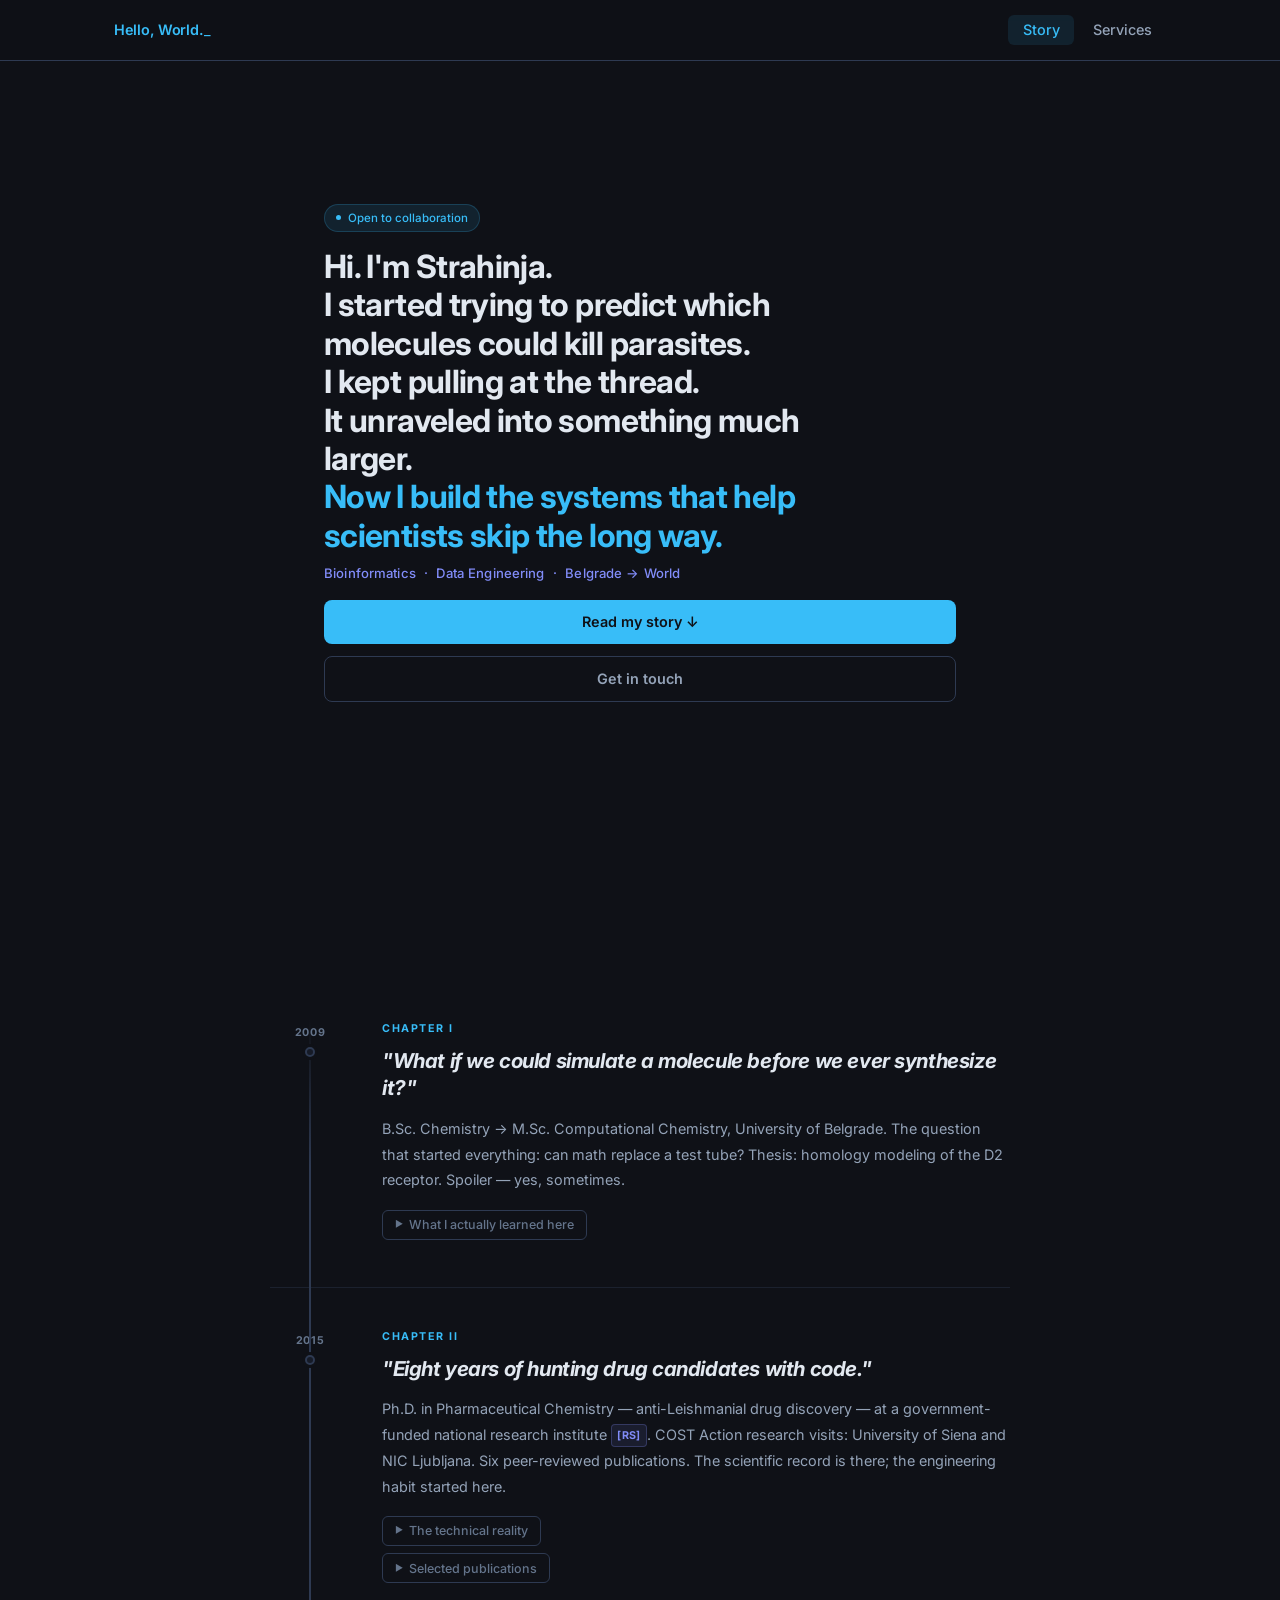
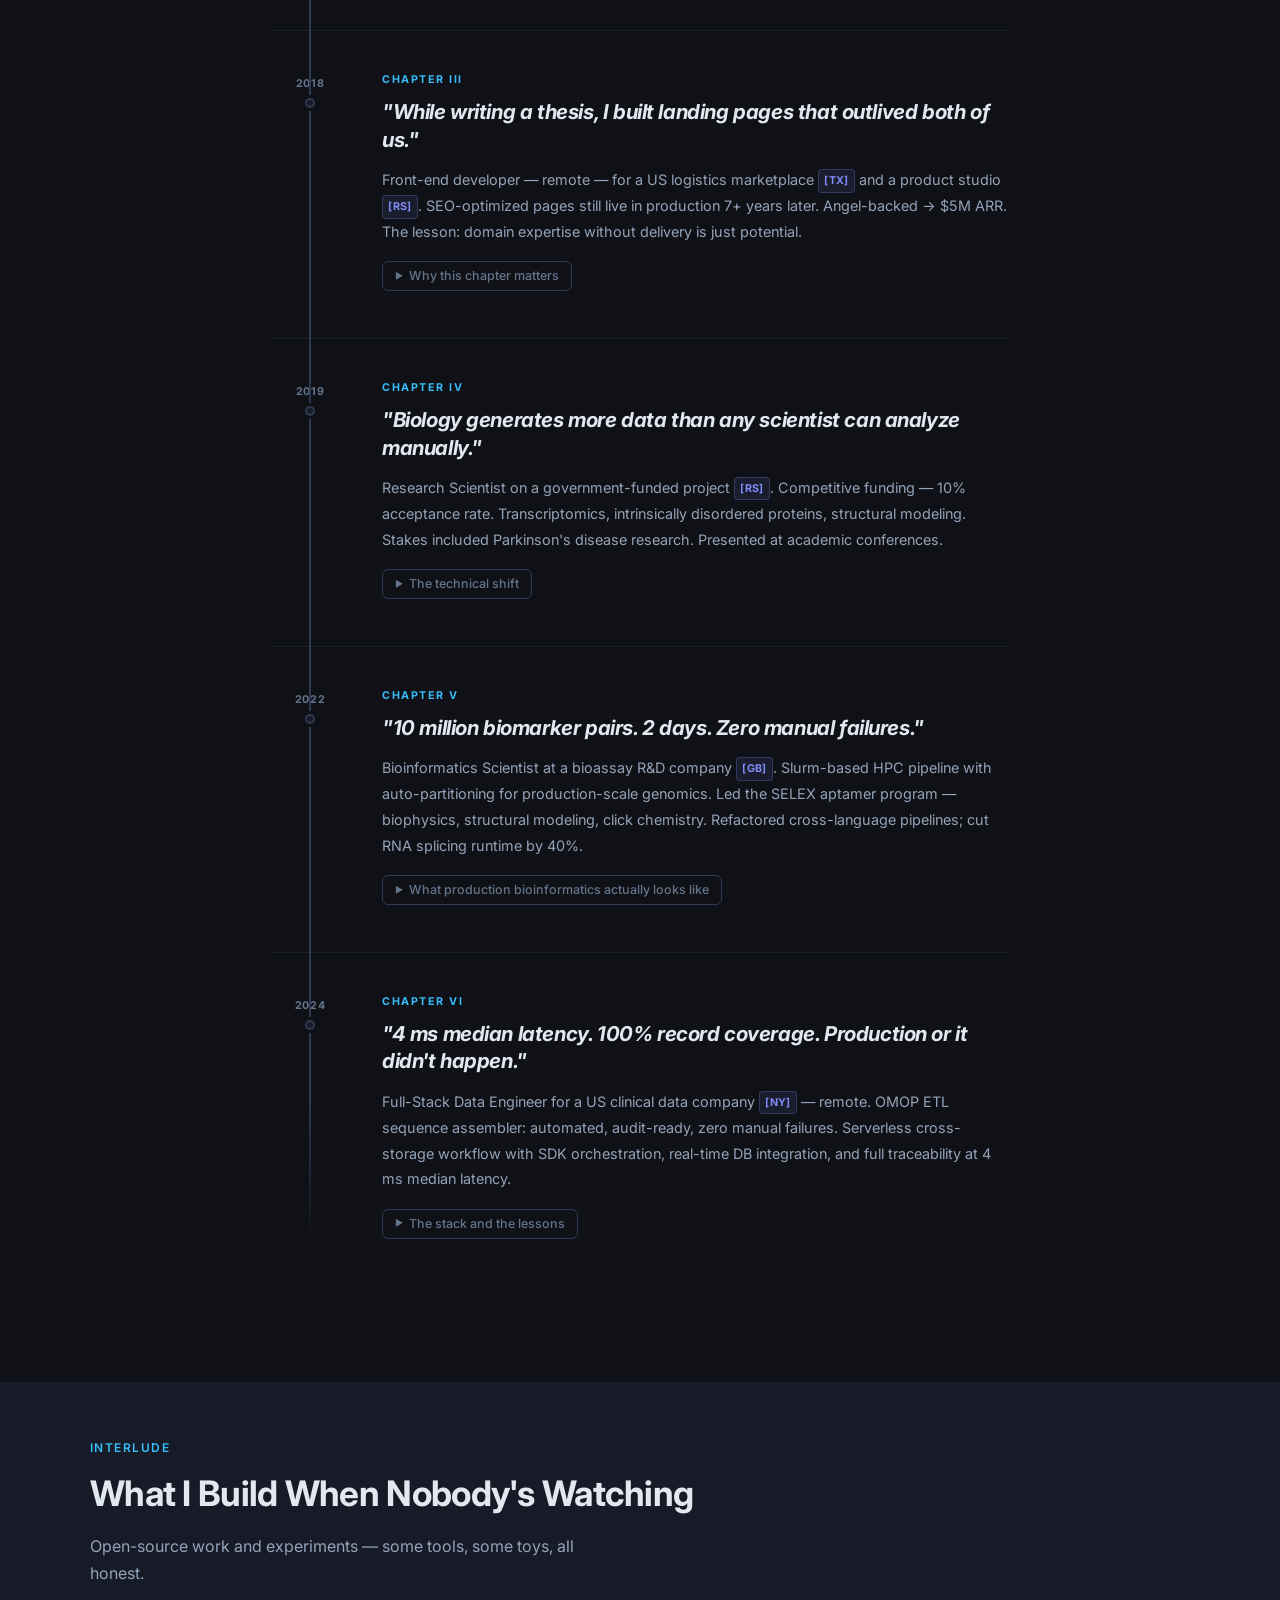
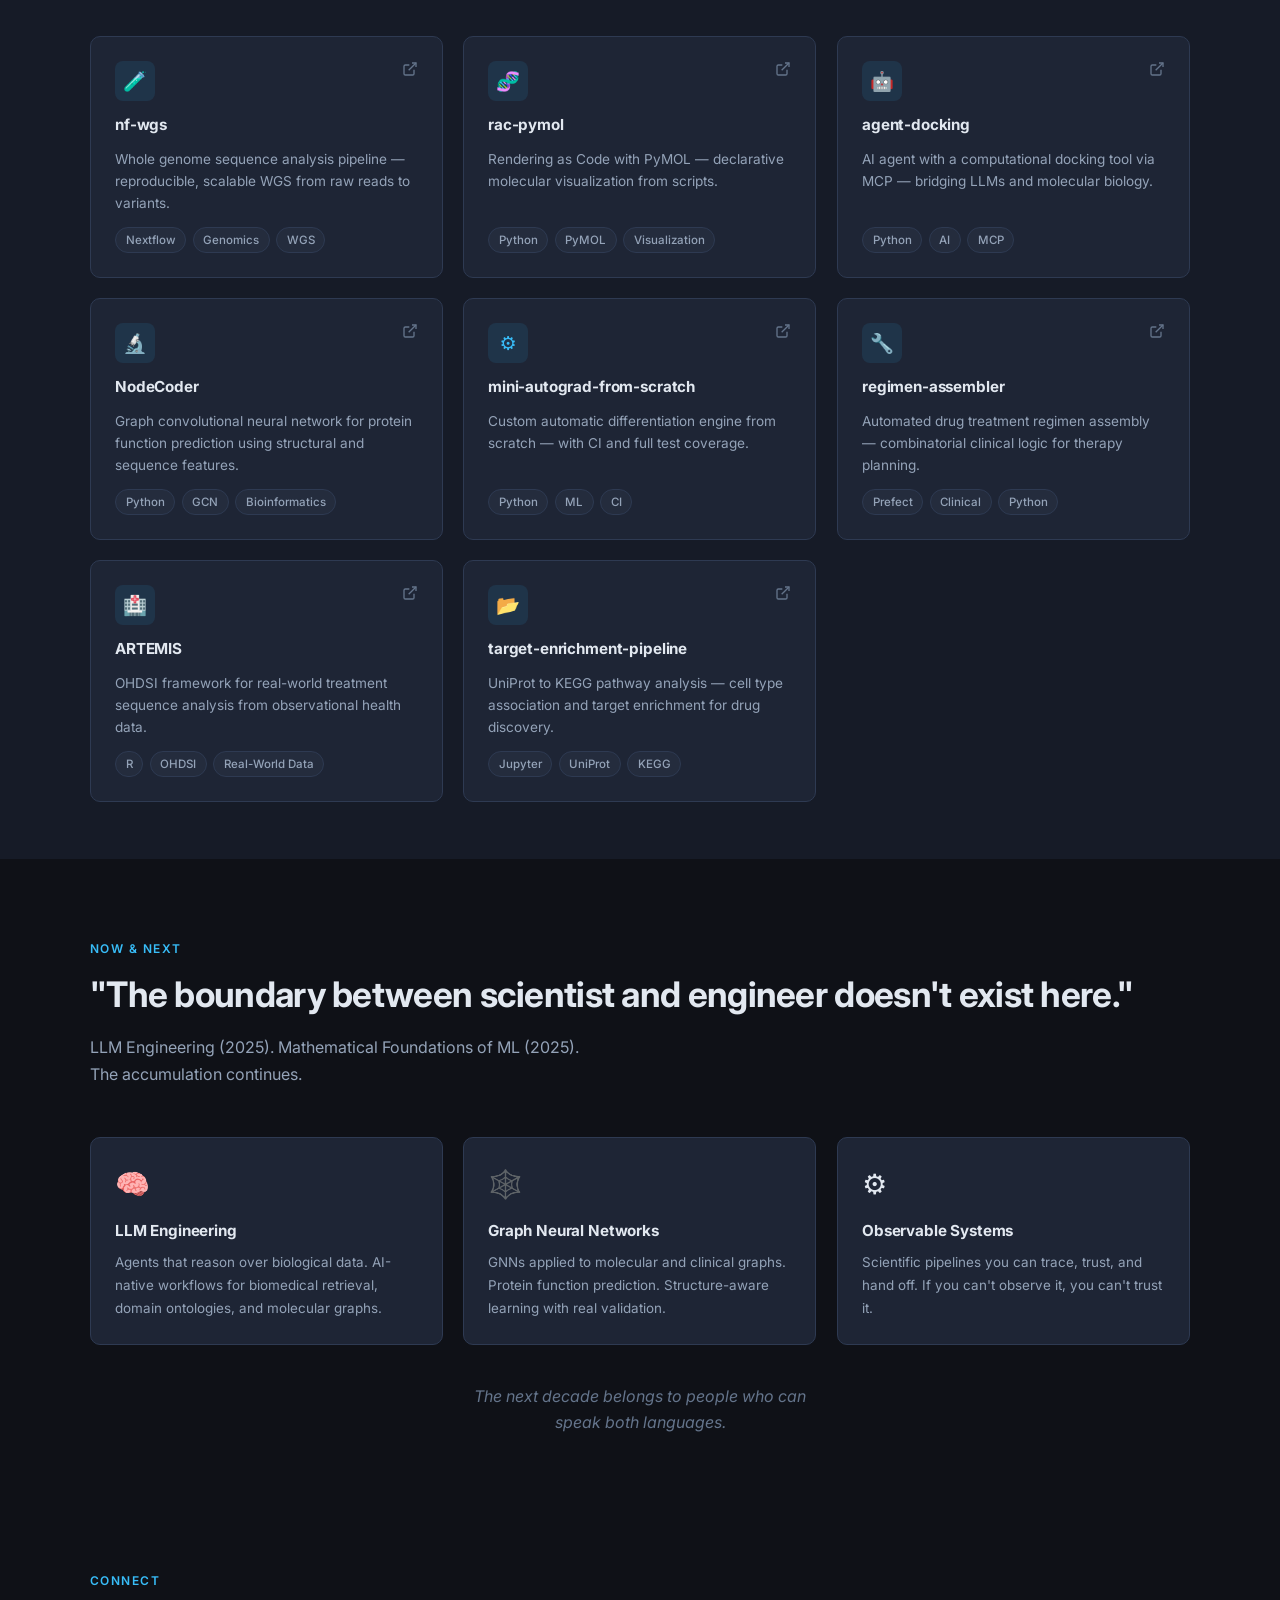
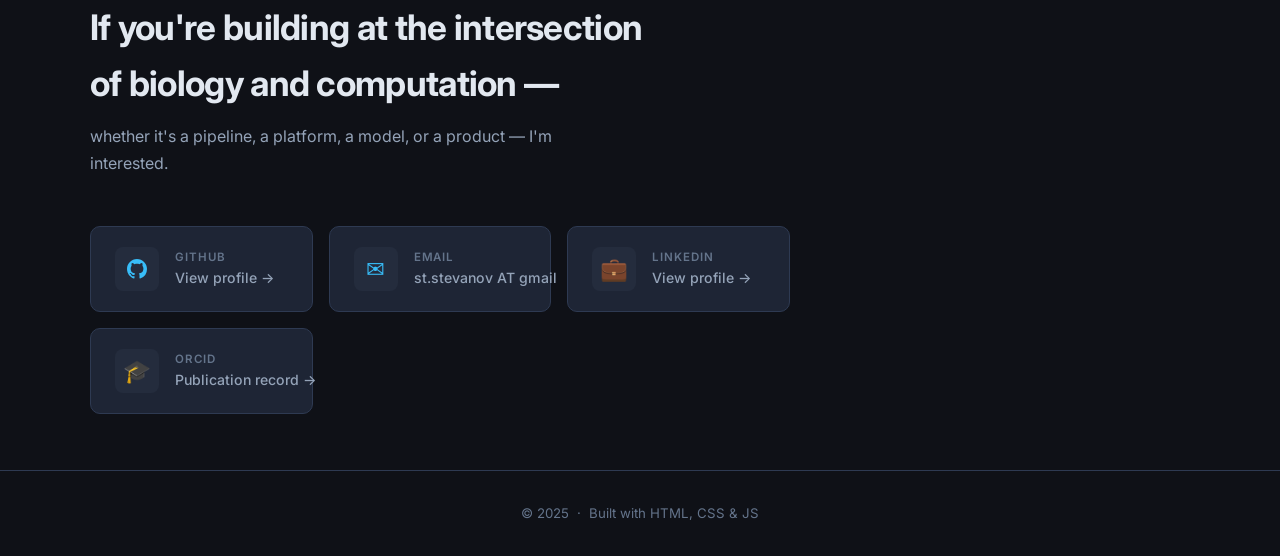
<file: index.html>
<!DOCTYPE html>
<html lang="en">
<head>
  <meta charset="UTF-8" />
  <meta name="viewport" content="width=device-width, initial-scale=1.0" />
  <title>Strahinja Stevanović</title>
  <link rel="preconnect" href="https://fonts.googleapis.com" />
  <link rel="preconnect" href="https://fonts.gstatic.com" crossorigin />
  <link href="https://fonts.googleapis.com/css2?family=Inter:wght@400;500;600;700;800&display=swap" rel="stylesheet" />
  <link rel="stylesheet" href="style.css" />
</head>
<body>
  <nav>
    <div class="nav-inner">
      <a href="index.html" class="nav-logo"><span id="navGreet">Hello, World.</span><span class="nav-cursor">_</span></a>
      <ul class="nav-links">
        <li><a href="index.html" class="active">Story</a></li>
        <li><a href="services.html">Services</a></li>
      </ul>
    </div>
  </nav>

  <!-- Hero -->
  <section class="hero">
<div class="hero-inner">
      <div class="hero-badge">Open to collaboration</div>
      <h1 class="hero-statement">
        Hi. I'm Strahinja.<br>
        I started trying to predict which molecules could kill parasites.<br>
        I kept pulling at the thread.<br>
        It unraveled into something much larger.<br>
        <em>Now I build the systems that help scientists skip the long way.</em>
      </h1>
      <p class="hero-title">Bioinformatics &nbsp;&middot;&nbsp; Data Engineering &nbsp;&middot;&nbsp; Belgrade &rarr; World</p>
      <div class="hero-actions">
        <a href="#story" class="btn btn-primary">Read my story &darr;</a>
        <a href="#contact" class="btn btn-outline">Get in touch</a>
      </div>
    </div>
  </section>

  <!-- Story Timeline -->
  <section class="story-section" id="story">
    <div class="story-inner">
      <div class="story-line" aria-hidden="true"></div>

      <article class="chapter" data-chapter="1">
        <div class="chapter-meta">
          <span class="chapter-year">2009</span>
          <div class="chapter-dot"></div>
        </div>
        <div class="chapter-content">
          <p class="chapter-num">Chapter I</p>
          <h2 class="chapter-headline">"What if we could simulate a molecule before we ever synthesize it?"</h2>
          <p class="chapter-body">
            B.Sc. Chemistry &rarr; M.Sc. Computational Chemistry, University of Belgrade.
            The question that started everything: can math replace a test tube?
            Thesis: homology modeling of the D2 receptor. Spoiler &mdash; yes, sometimes.
          </p>
          <button class="expand-btn" aria-expanded="false" data-panel="ch1a">
            <span class="expand-arrow">&#9658;</span> What I actually learned here
          </button>
          <div class="expand-panel" id="ch1a">
            <ul>
              <li>Quantum mechanics on a laptop. Molecular mechanics. Force fields.</li>
              <li>"In silico" is just a fancy phrase for data science with atoms.</li>
              <li>The gap between a model and a result is almost always an engineering problem.</li>
            </ul>
          </div>
        </div>
      </article>

      <article class="chapter" data-chapter="2">
        <div class="chapter-meta">
          <span class="chapter-year">2015</span>
          <div class="chapter-dot"></div>
        </div>
        <div class="chapter-content">
          <p class="chapter-num">Chapter II</p>
          <h2 class="chapter-headline">"Eight years of hunting drug candidates with code."</h2>
          <p class="chapter-body">
            Ph.D. in Pharmaceutical Chemistry &mdash; anti-Leishmanial drug discovery &mdash; at a government-funded
            national research institute <span class="meta-tag">[RS]</span>.
            COST Action research visits: University of Siena and NIC Ljubljana.
            Six peer-reviewed publications. The scientific record is there; the engineering habit started here.
          </p>
          <button class="expand-btn" aria-expanded="false" data-panel="ch2a">
            <span class="expand-arrow">&#9658;</span> The technical reality
          </button>
          <div class="expand-panel" id="ch2a">
            <ul>
              <li>Cheminformatics pipelines: QSAR, virtual screening, docking, ADMET.</li>
              <li>Structure-based drug design: enzyme modeling &rarr; hit identification &rarr; synthesis proposal.</li>
              <li>Reproducibility is not a virtue &mdash; it's infrastructure.</li>
              <li>First encounter with "scale": 100K ligand libraries don't fit in a spreadsheet.</li>
            </ul>
          </div>
          <button class="expand-btn" aria-expanded="false" data-panel="ch2b">
            <span class="expand-arrow">&#9658;</span> Selected publications
          </button>
          <div class="expand-panel" id="ch2b">
            <ul class="pubs">
              <li><em>Molecules</em> 2016 &mdash; Arginase Flavonoid Anti-Leishmanial In Silico Inhibitors</li>
              <li><em>Molecules</em> 2018 &mdash; In Silico Discovery of anti-Leishmanial Quinalidine</li>
              <li><em>Molecules</em> 2019 &mdash; Oxadiazoles &amp; Indolizines vs. Leishmania</li>
              <li><em>Mol. Biochem. Parasitol.</em> 2021 &mdash; Nicotinic AChR Virtual Screening</li>
              <li><em>IJMS</em> 2022 &mdash; LEA Proteins &amp; Desiccation Tolerance in <em>Ramonda serbica</em></li>
              <li><em>IJMS</em> 2023 &mdash; CRISPR/Cas9 Disruption of <em>Arabidopsis thaliana</em> DSS1</li>
            </ul>
          </div>
        </div>
      </article>

      <article class="chapter" data-chapter="3">
        <div class="chapter-meta">
          <span class="chapter-year">2018</span>
          <div class="chapter-dot"></div>
        </div>
        <div class="chapter-content">
          <p class="chapter-num">Chapter III</p>
          <h2 class="chapter-headline">"While writing a thesis, I built landing pages that outlived both of us."</h2>
          <p class="chapter-body">
            Front-end developer &mdash; remote &mdash; for a US logistics marketplace <span class="meta-tag">[TX]</span>
            and a product studio <span class="meta-tag">[RS]</span>.
            SEO-optimized pages still live in production 7+ years later. Angel-backed &rarr; $5M ARR.
            The lesson: domain expertise without delivery is just potential.
          </p>
          <button class="expand-btn" aria-expanded="false" data-panel="ch3a">
            <span class="expand-arrow">&#9658;</span> Why this chapter matters
          </button>
          <div class="expand-panel" id="ch3a">
            <ul>
              <li>First taste of shipping real things to real users &mdash; not academic artifacts.</li>
              <li>"It works on my machine" is not a deployment strategy.</li>
              <li>Performance, conversion, and accessibility are engineering problems, not aesthetic ones.</li>
            </ul>
          </div>
        </div>
      </article>

      <article class="chapter" data-chapter="4">
        <div class="chapter-meta">
          <span class="chapter-year">2019</span>
          <div class="chapter-dot"></div>
        </div>
        <div class="chapter-content">
          <p class="chapter-num">Chapter IV</p>
          <h2 class="chapter-headline">"Biology generates more data than any scientist can analyze manually."</h2>
          <p class="chapter-body">
            Research Scientist on a government-funded project <span class="meta-tag">[RS]</span>.
            Competitive funding &mdash; 10% acceptance rate. Transcriptomics, intrinsically disordered proteins,
            structural modeling. Stakes included Parkinson's disease research. Presented at academic conferences.
          </p>
          <button class="expand-btn" aria-expanded="false" data-panel="ch4a">
            <span class="expand-arrow">&#9658;</span> The technical shift
          </button>
          <div class="expand-panel" id="ch4a">
            <ul>
              <li>Genomics pipelines: from single-gene studies to whole-transcriptome analysis.</li>
              <li>First real encounter with bioinformatics infrastructure &mdash; reproducible environments, workflow managers.</li>
              <li><em>"When done right, biology is not the bottleneck. It's the pipeline."</em></li>
            </ul>
          </div>
        </div>
      </article>

      <article class="chapter" data-chapter="5">
        <div class="chapter-meta">
          <span class="chapter-year">2022</span>
          <div class="chapter-dot"></div>
        </div>
        <div class="chapter-content">
          <p class="chapter-num">Chapter V</p>
          <h2 class="chapter-headline">"10 million biomarker pairs. 2 days. Zero manual failures."</h2>
          <p class="chapter-body">
            Bioinformatics Scientist at a bioassay R&amp;D company <span class="meta-tag">[GB]</span>.
            Slurm-based HPC pipeline with auto-partitioning for production-scale genomics.
            Led the SELEX aptamer program &mdash; biophysics, structural modeling, click chemistry.
            Refactored cross-language pipelines; cut RNA splicing runtime by 40%.
          </p>
          <button class="expand-btn" aria-expanded="false" data-panel="ch5a">
            <span class="expand-arrow">&#9658;</span> What production bioinformatics actually looks like
          </button>
          <div class="expand-panel" id="ch5a">
            <ul>
              <li>Scheduling 10M+ jobs on a cluster is not a research problem &mdash; it's an ops problem.</li>
              <li>CI coverage in bioinformatics is not optional. It's how you trust your results.</li>
              <li>Structure-guided aptamer design: biophysics, code, and chemistry at the same table.</li>
              <li>Cross-language pipelines (R + Python + Groovy + Bash) &mdash; clarity of interface beats purity of language.</li>
            </ul>
          </div>
        </div>
      </article>

      <article class="chapter" data-chapter="6">
        <div class="chapter-meta">
          <span class="chapter-year">2024</span>
          <div class="chapter-dot"></div>
        </div>
        <div class="chapter-content">
          <p class="chapter-num">Chapter VI</p>
          <h2 class="chapter-headline">"4 ms median latency. 100% record coverage. Production or it didn't happen."</h2>
          <p class="chapter-body">
            Full-Stack Data Engineer for a US clinical data company <span class="meta-tag">[NY]</span> &mdash; remote.
            OMOP ETL sequence assembler: automated, audit-ready, zero manual failures.
            Serverless cross-storage workflow with SDK orchestration, real-time DB integration,
            and full traceability at 4 ms median latency.
          </p>
          <button class="expand-btn" aria-expanded="false" data-panel="ch6a">
            <span class="expand-arrow">&#9658;</span> The stack and the lessons
          </button>
          <div class="expand-panel" id="ch6a">
            <ul>
              <li>OMOP CDM: the standard that makes clinical data comparable across institutions.</li>
              <li>Regimen assembly: combinatorial logic + clinical constraints + auditability = genuinely hard.</li>
              <li>"Large scale" means dependency-graph complexity, not just row count.</li>
              <li>The build system is the product. If it can't be handed off, it isn't done.</li>
            </ul>
          </div>
        </div>
      </article>

    </div>
  </section>

  <!-- Interlude -->
  <section class="projects interlude" id="projects">
    <div class="section-inner">
      <p class="section-label">Interlude</p>
      <h2 class="section-title">What I Build When Nobody's Watching</h2>
      <p class="section-sub">Open-source work and experiments &mdash; some tools, some toys, all honest.</p>
      <div class="projects-grid">

        <a href="https://github.com/ststevanovic/nf-wgs" target="_blank" rel="noopener" class="project-card">
          <div class="project-card-top"><div class="project-icon">&#129514;</div>
            <svg class="project-link-icon" width="16" height="16" viewBox="0 0 24 24" fill="none" stroke="currentColor" stroke-width="2"><path d="M18 13v6a2 2 0 0 1-2 2H5a2 2 0 0 1-2-2V8a2 2 0 0 1 2-2h6"/><polyline points="15 3 21 3 21 9"/><line x1="10" y1="14" x2="21" y2="3"/></svg>
          </div>
          <div class="project-name">nf-wgs</div>
          <div class="project-desc">Whole genome sequence analysis pipeline &mdash; reproducible, scalable WGS from raw reads to variants.</div>
          <div class="project-tags"><span class="tag">Nextflow</span><span class="tag">Genomics</span><span class="tag">WGS</span></div>
        </a>

        <a href="https://github.com/ststevanovic/rac-pymol" target="_blank" rel="noopener" class="project-card">
          <div class="project-card-top"><div class="project-icon">&#129516;</div>
            <svg class="project-link-icon" width="16" height="16" viewBox="0 0 24 24" fill="none" stroke="currentColor" stroke-width="2"><path d="M18 13v6a2 2 0 0 1-2 2H5a2 2 0 0 1-2-2V8a2 2 0 0 1 2-2h6"/><polyline points="15 3 21 3 21 9"/><line x1="10" y1="14" x2="21" y2="3"/></svg>
          </div>
          <div class="project-name">rac-pymol</div>
          <div class="project-desc">Rendering as Code with PyMOL &mdash; declarative molecular visualization from scripts.</div>
          <div class="project-tags"><span class="tag">Python</span><span class="tag">PyMOL</span><span class="tag">Visualization</span></div>
        </a>

        <a href="https://github.com/ststevanovic/agent-docking" target="_blank" rel="noopener" class="project-card">
          <div class="project-card-top"><div class="project-icon">&#129302;</div>
            <svg class="project-link-icon" width="16" height="16" viewBox="0 0 24 24" fill="none" stroke="currentColor" stroke-width="2"><path d="M18 13v6a2 2 0 0 1-2 2H5a2 2 0 0 1-2-2V8a2 2 0 0 1 2-2h6"/><polyline points="15 3 21 3 21 9"/><line x1="10" y1="14" x2="21" y2="3"/></svg>
          </div>
          <div class="project-name">agent-docking</div>
          <div class="project-desc">AI agent with a computational docking tool via MCP &mdash; bridging LLMs and molecular biology.</div>
          <div class="project-tags"><span class="tag">Python</span><span class="tag">AI</span><span class="tag">MCP</span></div>
        </a>

        <a href="https://github.com/ststevanovic/NodeCoder" target="_blank" rel="noopener" class="project-card">
          <div class="project-card-top"><div class="project-icon">&#128300;</div>
            <svg class="project-link-icon" width="16" height="16" viewBox="0 0 24 24" fill="none" stroke="currentColor" stroke-width="2"><path d="M18 13v6a2 2 0 0 1-2 2H5a2 2 0 0 1-2-2V8a2 2 0 0 1 2-2h6"/><polyline points="15 3 21 3 21 9"/><line x1="10" y1="14" x2="21" y2="3"/></svg>
          </div>
          <div class="project-name">NodeCoder</div>
          <div class="project-desc">Graph convolutional neural network for protein function prediction using structural and sequence features.</div>
          <div class="project-tags"><span class="tag">Python</span><span class="tag">GCN</span><span class="tag">Bioinformatics</span></div>
        </a>

        <a href="https://github.com/ststevanovic/mini-autograd-from-scrach" target="_blank" rel="noopener" class="project-card">
          <div class="project-card-top"><div class="project-icon">&#9881;&#65039;</div>
            <svg class="project-link-icon" width="16" height="16" viewBox="0 0 24 24" fill="none" stroke="currentColor" stroke-width="2"><path d="M18 13v6a2 2 0 0 1-2 2H5a2 2 0 0 1-2-2V8a2 2 0 0 1 2-2h6"/><polyline points="15 3 21 3 21 9"/><line x1="10" y1="14" x2="21" y2="3"/></svg>
          </div>
          <div class="project-name">mini-autograd-from-scratch</div>
          <div class="project-desc">Custom automatic differentiation engine from scratch &mdash; with CI and full test coverage.</div>
          <div class="project-tags"><span class="tag">Python</span><span class="tag">ML</span><span class="tag">CI</span></div>
        </a>

        <a href="https://github.com/ststevanovic/regimen-assembler" target="_blank" rel="noopener" class="project-card">
          <div class="project-card-top"><div class="project-icon">&#128295;</div>
            <svg class="project-link-icon" width="16" height="16" viewBox="0 0 24 24" fill="none" stroke="currentColor" stroke-width="2"><path d="M18 13v6a2 2 0 0 1-2 2H5a2 2 0 0 1-2-2V8a2 2 0 0 1 2-2h6"/><polyline points="15 3 21 3 21 9"/><line x1="10" y1="14" x2="21" y2="3"/></svg>
          </div>
          <div class="project-name">regimen-assembler</div>
          <div class="project-desc">Automated drug treatment regimen assembly &mdash; combinatorial clinical logic for therapy planning.</div>
          <div class="project-tags"><span class="tag">Prefect</span><span class="tag">Clinical</span><span class="tag">Python</span></div>
        </a>

        <a href="https://github.com/OHDSI/ARTEMIS" target="_blank" rel="noopener" class="project-card">
          <div class="project-card-top"><div class="project-icon">&#127973;</div>
            <svg class="project-link-icon" width="16" height="16" viewBox="0 0 24 24" fill="none" stroke="currentColor" stroke-width="2"><path d="M18 13v6a2 2 0 0 1-2 2H5a2 2 0 0 1-2-2V8a2 2 0 0 1 2-2h6"/><polyline points="15 3 21 3 21 9"/><line x1="10" y1="14" x2="21" y2="3"/></svg>
          </div>
          <div class="project-name">ARTEMIS</div>
          <div class="project-desc">OHDSI framework for real-world treatment sequence analysis from observational health data.</div>
          <div class="project-tags"><span class="tag">R</span><span class="tag">OHDSI</span><span class="tag">Real-World Data</span></div>
        </a>

        <a href="https://github.com/ststevanovic/target-enrichment-data-pipeline" target="_blank" rel="noopener" class="project-card">
          <div class="project-card-top"><div class="project-icon">&#128194;</div>
            <svg class="project-link-icon" width="16" height="16" viewBox="0 0 24 24" fill="none" stroke="currentColor" stroke-width="2"><path d="M18 13v6a2 2 0 0 1-2 2H5a2 2 0 0 1-2-2V8a2 2 0 0 1 2-2h6"/><polyline points="15 3 21 3 21 9"/><line x1="10" y1="14" x2="21" y2="3"/></svg>
          </div>
          <div class="project-name">target-enrichment-pipeline</div>
          <div class="project-desc">UniProt to KEGG pathway analysis &mdash; cell type association and target enrichment for drug discovery.</div>
          <div class="project-tags"><span class="tag">Jupyter</span><span class="tag">UniProt</span><span class="tag">KEGG</span></div>
        </a>

      </div>
    </div>
  </section>

  <!-- Convergence -->
  <section class="convergence-section" id="now">
    <div class="section-inner">
      <p class="section-label">Now &amp; Next</p>
      <h2 class="section-title">"The boundary between scientist and engineer doesn't exist here."</h2>
      <p class="section-sub">LLM Engineering (2025). Mathematical Foundations of ML (2025). The accumulation continues.</p>
      <div class="convergence-grid">
        <div class="conv-card">
          <div class="conv-icon">&#129504;</div>
          <h3>LLM Engineering</h3>
          <p>Agents that reason over biological data. AI-native workflows for biomedical retrieval, domain ontologies, and molecular graphs.</p>
        </div>
        <div class="conv-card">
          <div class="conv-icon">&#128376;&#65039;</div>
          <h3>Graph Neural Networks</h3>
          <p>GNNs applied to molecular and clinical graphs. Protein function prediction. Structure-aware learning with real validation.</p>
        </div>
        <div class="conv-card">
          <div class="conv-icon">&#9881;&#65039;</div>
          <h3>Observable Systems</h3>
          <p>Scientific pipelines you can trace, trust, and hand off. If you can't observe it, you can't trust it.</p>
        </div>
      </div>
      <p class="convergence-closing">The next decade belongs to people who can speak both languages.</p>
    </div>
  </section>

  <!-- Contact -->
  <section class="contact" id="contact">
    <div class="section-inner">
      <p class="section-label">Connect</p>
      <h2 class="section-title">If you're building at the intersection<br>of biology and computation &mdash;</h2>
      <p class="section-sub">whether it's a pipeline, a platform, a model, or a product &mdash; I'm interested.</p>
      <div class="contact-grid">
        <a href="https://github.com/ststevanovic" target="_blank" rel="noopener" class="contact-card">
          <div class="contact-card-icon">
            <svg width="20" height="20" viewBox="0 0 24 24" fill="currentColor"><path d="M12 0C5.37 0 0 5.37 0 12c0 5.31 3.435 9.795 8.205 11.385.6.105.825-.255.825-.57 0-.285-.015-1.23-.015-2.235-3.015.555-3.795-.735-4.035-1.41-.135-.345-.72-1.41-1.23-1.695-.42-.225-1.02-.78-.015-.795.945-.015 1.62.87 1.845 1.23 1.08 1.815 2.805 1.305 3.495.99.105-.78.42-1.305.765-1.605-2.67-.3-5.46-1.335-5.46-5.925 0-1.305.465-2.385 1.23-3.225-.12-.3-.54-1.53.12-3.18 0 0 1.005-.315 3.3 1.23.96-.27 1.98-.405 3-.405s2.04.135 3 .405c2.295-1.56 3.3-1.23 3.3-1.23.66 1.65.24 2.88.12 3.18.765.84 1.23 1.905 1.23 3.225 0 4.605-2.805 5.625-5.475 5.925.435.375.81 1.095.81 2.22 0 1.605-.015 2.895-.015 3.3 0 .315.225.69.825.57A12.02 12.02 0 0 0 24 12c0-6.63-5.37-12-12-12z"/></svg>
          </div>
          <div><div class="contact-card-label">GitHub</div><div class="contact-card-value">View profile &rarr;</div></div>
        </a>
        <a href="mailto:st.stevanov@gmail.com" class="contact-card">
          <div class="contact-card-icon">&#x2709;&#xFE0F;</div>
          <div><div class="contact-card-label">Email</div><div class="contact-card-value">st.stevanov AT gmail</div></div>
        </a>
        <a href="https://linkedin.com/in/strahinjastevanovic" target="_blank" rel="noopener" class="contact-card">
          <div class="contact-card-icon">&#128188;</div>
          <div><div class="contact-card-label">LinkedIn</div><div class="contact-card-value">View profile &rarr;</div></div>
        </a>
        <a href="https://orcid.org/0000-0002-9173-985X" target="_blank" rel="noopener" class="contact-card">
          <div class="contact-card-icon">&#127891;</div>
          <div><div class="contact-card-label">ORCID</div><div class="contact-card-value">Publication record &rarr;</div></div>
        </a>
      </div>
    </div>
  </section>

  <footer>
    <p>&copy; 2025 &nbsp;&middot;&nbsp; Built with HTML, CSS &amp; JS</p>
  </footer>

  <script src="main.js"></script>
</body>
</html>
</file>
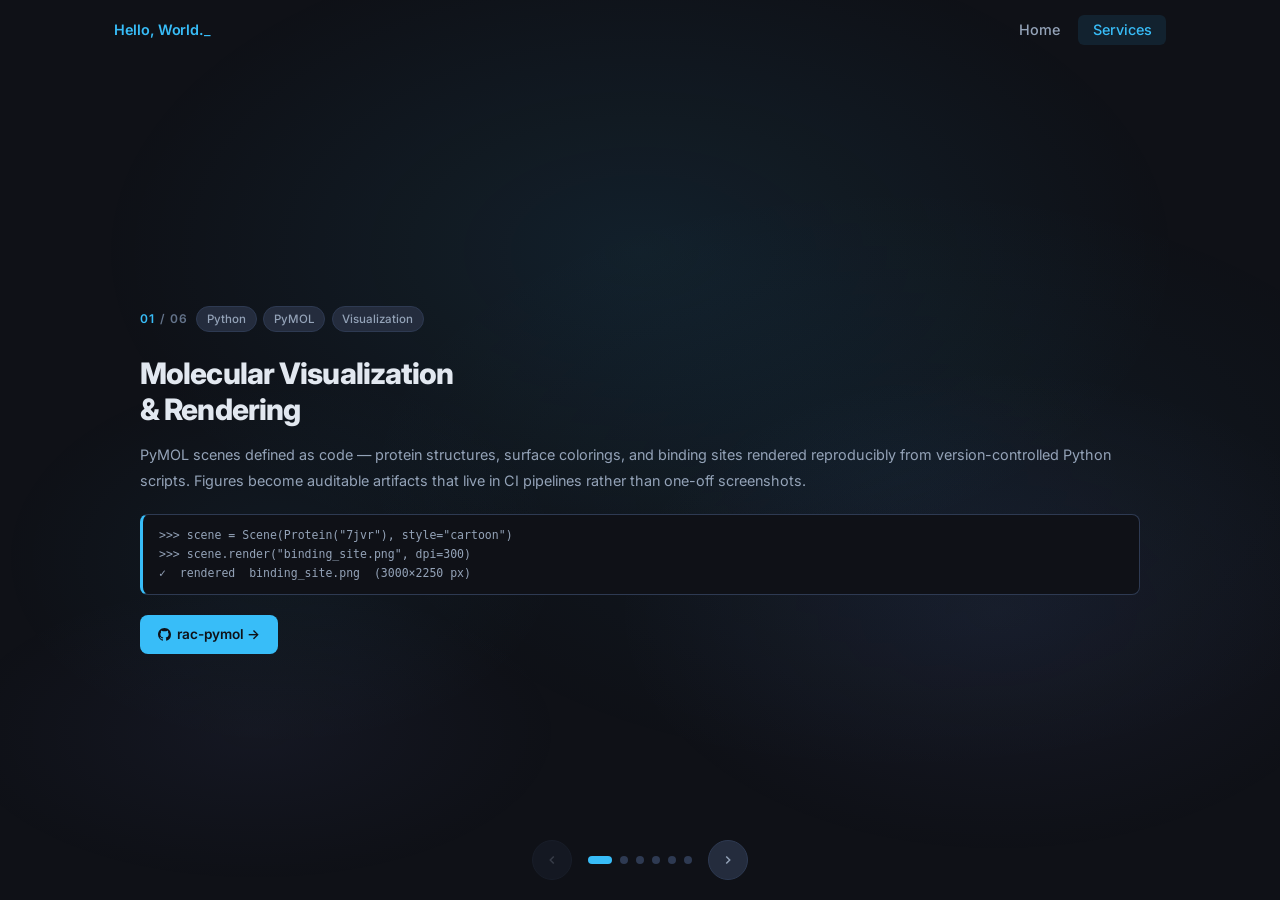
<file: services.html>
<!DOCTYPE html>
<html lang="en">
<head>
  <meta charset="UTF-8" />
  <meta name="viewport" content="width=device-width, initial-scale=1.0" />
  <title>Services</title>
  <link rel="preconnect" href="https://fonts.googleapis.com" />
  <link rel="preconnect" href="https://fonts.gstatic.com" crossorigin />
  <link href="https://fonts.googleapis.com/css2?family=Inter:wght@400;500;600;700;800&display=swap" rel="stylesheet" />
  <link rel="stylesheet" href="style.css" />
</head>
<body>
  <div class="parallax-bg" aria-hidden="true"></div>
    <div class="nav-inner">
      <a href="index.html" class="nav-logo"><span id="navGreet">Hello, World.</span><span class="nav-cursor">_</span></a>
      <ul class="nav-links">
        <li><a href="index.html">Home</a></li>
        <li><a href="services.html" class="active">Services</a></li>
      </ul>
    </div>
  </nav>

  <div class="slides-wrapper">
    <div class="slides-container" id="slidesContainer">

      <!-- Slide 1: rac-pymol -->
      <div class="slide active" data-index="0">
        <div class="slide-bg"></div>
        <div class="slide-content">
          <div class="slide-meta">
            <div class="slide-number"><span>01</span> / 06</div>
            <div class="slide-tags">
              <span class="tag">Python</span><span class="tag">PyMOL</span><span class="tag">Visualization</span>
            </div>
          </div>
          <div class="slide-body">
            <div class="slide-text">
              <h2>Molecular Visualization<br>&amp; Rendering</h2>
              <p class="slide-abstract">
                PyMOL scenes defined as code — protein structures, surface colorings, and binding sites
                rendered reproducibly from version-controlled Python scripts. Figures become auditable
                artifacts that live in CI pipelines rather than one-off screenshots.
              </p>
              <pre class="slide-output"><code>>>> scene = Scene(Protein("7jvr"), style="cartoon")
>>> scene.render("binding_site.png", dpi=300)
✓  rendered  binding_site.png  (3000×2250 px)</code></pre>
              <a href="https://github.com/ststevanovic/rac-pymol" target="_blank" rel="noopener" class="btn btn-primary slide-cta">
                <svg width="13" height="13" viewBox="0 0 24 24" fill="currentColor"><path d="M12 0C5.37 0 0 5.37 0 12c0 5.31 3.435 9.795 8.205 11.385.6.105.825-.255.825-.57 0-.285-.015-1.23-.015-2.235-3.015.555-3.795-.735-4.035-1.41-.135-.345-.72-1.41-1.23-1.695-.42-.225-1.02-.78-.015-.795.945-.015 1.62.87 1.845 1.23 1.08 1.815 2.805 1.305 3.495.99.105-.78.42-1.305.765-1.605-2.67-.3-5.46-1.335-5.46-5.925 0-1.305.465-2.385 1.23-3.225-.12-.3-.54-1.53.12-3.18 0 0 1.005-.315 3.3 1.23.96-.27 1.98-.405 3-.405s2.04.135 3 .405c2.295-1.56 3.3-1.23 3.3-1.23.66 1.65.24 2.88.12 3.18.765.84 1.23 1.905 1.23 3.225 0 4.605-2.805 5.625-5.475 5.925.435.375.81 1.095.81 2.22 0 1.605-.015 2.895-.015 3.3 0 .315.225.69.825.57A12.02 12.02 0 0 0 24 12c0-6.63-5.37-12-12-12z"/></svg>
                rac-pymol →
              </a>
            </div>
            <div class="slide-visual">
              <svg viewBox="0 0 220 190" fill="none" xmlns="http://www.w3.org/2000/svg">
                <line x1="110" y1="38" x2="165" y2="68" stroke="#38bdf8" stroke-width="1.5" opacity="0.5"/>
                <line x1="165" y1="68" x2="165" y2="122" stroke="#94a3b8" stroke-width="1.5" opacity="0.4"/>
                <line x1="165" y1="122" x2="110" y2="152" stroke="#38bdf8" stroke-width="1.5" opacity="0.5"/>
                <line x1="110" y1="152" x2="55" y2="122" stroke="#94a3b8" stroke-width="1.5" opacity="0.4"/>
                <line x1="55" y1="122" x2="55" y2="68" stroke="#38bdf8" stroke-width="1.5" opacity="0.5"/>
                <line x1="55" y1="68" x2="110" y2="38" stroke="#94a3b8" stroke-width="1.5" opacity="0.4"/>
                <circle cx="110" cy="95" r="32" stroke="#818cf8" stroke-width="1" stroke-dasharray="4 3" opacity="0.35"/>
                <line x1="165" y1="68" x2="192" y2="50" stroke="#818cf8" stroke-width="1.5" opacity="0.4"/>
                <circle cx="192" cy="50" r="10" fill="#0f1117" stroke="#818cf8" stroke-width="1.5"/>
                <text x="192" y="54" text-anchor="middle" fill="#818cf8" font-size="9" font-family="monospace">O</text>
                <circle cx="110" cy="38" r="13" fill="#0f1117" stroke="#38bdf8" stroke-width="1.5"/>
                <text x="110" y="43" text-anchor="middle" fill="#38bdf8" font-size="10" font-family="monospace">N</text>
                <circle cx="165" cy="68" r="13" fill="#0f1117" stroke="#94a3b8" stroke-width="1.5"/>
                <text x="165" y="73" text-anchor="middle" fill="#94a3b8" font-size="10" font-family="monospace">C</text>
                <circle cx="165" cy="122" r="13" fill="#0f1117" stroke="#94a3b8" stroke-width="1.5"/>
                <text x="165" y="127" text-anchor="middle" fill="#94a3b8" font-size="10" font-family="monospace">C</text>
                <circle cx="110" cy="152" r="13" fill="#0f1117" stroke="#818cf8" stroke-width="1.5"/>
                <text x="110" y="157" text-anchor="middle" fill="#818cf8" font-size="10" font-family="monospace">O</text>
                <circle cx="55" cy="122" r="13" fill="#0f1117" stroke="#94a3b8" stroke-width="1.5"/>
                <text x="55" y="127" text-anchor="middle" fill="#94a3b8" font-size="10" font-family="monospace">C</text>
                <circle cx="55" cy="68" r="13" fill="#0f1117" stroke="#38bdf8" stroke-width="1.5"/>
                <text x="55" y="73" text-anchor="middle" fill="#38bdf8" font-size="10" font-family="monospace">N</text>
                <text x="110" y="182" text-anchor="middle" fill="#475569" font-size="8" font-family="monospace">binding site · cartoon mode</text>
              </svg>
            </div>
          </div>
        </div>
      </div>

      <!-- Slide 2: agent-docking -->
      <div class="slide" data-index="1">
        <div class="slide-bg"></div>
        <div class="slide-content">
          <div class="slide-meta">
            <div class="slide-number"><span>02</span> / 06</div>
            <div class="slide-tags">
              <span class="tag">Python</span><span class="tag">AI Agent</span><span class="tag">MCP</span><span class="tag">Docking</span>
            </div>
          </div>
          <div class="slide-body">
            <div class="slide-text">
              <h2>AI-driven<br>Molecular Docking</h2>
              <p class="slide-abstract">
                A docking engine exposed as an MCP tool, callable by an LLM agent that plans experiments,
                interprets binding scores, and iterates autonomously — combining language model reasoning
                with validated computational chemistry software for accelerated lead identification.
              </p>
              <a href="https://github.com/ststevanovic/agent-docking" target="_blank" rel="noopener" class="btn btn-primary slide-cta">
                <svg width="13" height="13" viewBox="0 0 24 24" fill="currentColor"><path d="M12 0C5.37 0 0 5.37 0 12c0 5.31 3.435 9.795 8.205 11.385.6.105.825-.255.825-.57 0-.285-.015-1.23-.015-2.235-3.015.555-3.795-.735-4.035-1.41-.135-.345-.72-1.41-1.23-1.695-.42-.225-1.02-.78-.015-.795.945-.015 1.62.87 1.845 1.23 1.08 1.815 2.805 1.305 3.495.99.105-.78.42-1.305.765-1.605-2.67-.3-5.46-1.335-5.46-5.925 0-1.305.465-2.385 1.23-3.225-.12-.3-.54-1.53.12-3.18 0 0 1.005-.315 3.3 1.23.96-.27 1.98-.405 3-.405s2.04.135 3 .405c2.295-1.56 3.3-1.23 3.3-1.23.66 1.65.24 2.88.12 3.18.765.84 1.23 1.905 1.23 3.225 0 4.605-2.805 5.625-5.475 5.925.435.375.81 1.095.81 2.22 0 1.605-.015 2.895-.015 3.3 0 .315.225.69.825.57A12.02 12.02 0 0 0 24 12c0-6.63-5.37-12-12-12z"/></svg>
                agent-docking →
              </a>
            </div>
            <div class="slide-visual">
              <svg viewBox="0 0 240 170" fill="none" xmlns="http://www.w3.org/2000/svg">
                <defs>
                  <marker id="arr2" markerWidth="6" markerHeight="6" refX="5" refY="3" orient="auto">
                    <path d="M0,0 L0,6 L6,3 z" fill="#94a3b8"/>
                  </marker>
                  <marker id="ret2" markerWidth="6" markerHeight="6" refX="1" refY="3" orient="auto">
                    <path d="M6,0 L6,6 L0,3 z" fill="#38bdf8"/>
                  </marker>
                </defs>
                <rect x="8" y="62" width="58" height="36" rx="6" fill="rgba(56,189,248,0.08)" stroke="#38bdf8" stroke-width="1.5"/>
                <text x="37" y="82" text-anchor="middle" fill="#38bdf8" font-size="9" font-family="monospace" font-weight="bold">LLM</text>
                <text x="37" y="93" text-anchor="middle" fill="#64748b" font-size="8" font-family="monospace">Agent</text>
                <line x1="66" y1="80" x2="84" y2="80" stroke="#94a3b8" stroke-width="1.5" marker-end="url(#arr2)"/>
                <rect x="85" y="62" width="70" height="36" rx="6" fill="rgba(129,140,248,0.08)" stroke="#818cf8" stroke-width="1.5"/>
                <text x="120" y="79" text-anchor="middle" fill="#818cf8" font-size="9" font-family="monospace" font-weight="bold">MCP Tool</text>
                <text x="120" y="92" text-anchor="middle" fill="#64748b" font-size="8" font-family="monospace">call / parse</text>
                <line x1="155" y1="80" x2="173" y2="80" stroke="#94a3b8" stroke-width="1.5" marker-end="url(#arr2)"/>
                <rect x="174" y="62" width="58" height="36" rx="6" fill="rgba(56,189,248,0.08)" stroke="#38bdf8" stroke-width="1.5"/>
                <text x="203" y="79" text-anchor="middle" fill="#38bdf8" font-size="9" font-family="monospace" font-weight="bold">Dock</text>
                <text x="203" y="92" text-anchor="middle" fill="#64748b" font-size="8" font-family="monospace">Engine</text>
                <path d="M203 98 L203 132 L37 132 L37 98" stroke="#38bdf8" stroke-width="1.2" stroke-dasharray="4 3" opacity="0.5" marker-end="url(#ret2)"/>
                <text x="120" y="150" text-anchor="middle" fill="#475569" font-size="8" font-family="monospace">binding score · iterate · converge</text>
              </svg>
            </div>
          </div>
        </div>
      </div>

      <!-- Slide 3: mini-autograd -->
      <div class="slide" data-index="2">
        <div class="slide-bg"></div>
        <div class="slide-content">
          <div class="slide-meta">
            <div class="slide-number"><span>03</span> / 06</div>
            <div class="slide-tags">
              <span class="tag">Python</span><span class="tag">Autograd</span><span class="tag">Deep Learning</span>
            </div>
          </div>
          <div class="slide-body">
            <div class="slide-text">
              <h2>ML Foundations<br>&amp; Autograd</h2>
              <p class="slide-abstract">
                Reverse-mode automatic differentiation from primitives — scalar values carry gradient
                functions and backpropagate through arbitrary computation graphs. A minimal neural network
                sits on top, mirroring PyTorch internals from first principles.
              </p>
              <pre class="slide-output"><code>>>> loss = ((x * w + b) - y) ** 2
>>> loss.backward()
>>> w.grad, b.grad
(-2.4, 0.8)</code></pre>
              <a href="https://github.com/ststevanovic/mini-autograd-from-scrach" target="_blank" rel="noopener" class="btn btn-primary slide-cta">
                <svg width="13" height="13" viewBox="0 0 24 24" fill="currentColor"><path d="M12 0C5.37 0 0 5.37 0 12c0 5.31 3.435 9.795 8.205 11.385.6.105.825-.255.825-.57 0-.285-.015-1.23-.015-2.235-3.015.555-3.795-.735-4.035-1.41-.135-.345-.72-1.41-1.23-1.695-.42-.225-1.02-.78-.015-.795.945-.015 1.62.87 1.845 1.23 1.08 1.815 2.805 1.305 3.495.99.105-.78.42-1.305.765-1.605-2.67-.3-5.46-1.335-5.46-5.925 0-1.305.465-2.385 1.23-3.225-.12-.3-.54-1.53.12-3.18 0 0 1.005-.315 3.3 1.23.96-.27 1.98-.405 3-.405s2.04.135 3 .405c2.295-1.56 3.3-1.23 3.3-1.23.66 1.65.24 2.88.12 3.18.765.84 1.23 1.905 1.23 3.225 0 4.605-2.805 5.625-5.475 5.925.435.375.81 1.095.81 2.22 0 1.605-.015 2.895-.015 3.3 0 .315.225.69.825.57A12.02 12.02 0 0 0 24 12c0-6.63-5.37-12-12-12z"/></svg>
                mini-autograd →
              </a>
            </div>
            <div class="slide-visual">
              <svg viewBox="0 0 220 185" fill="none" xmlns="http://www.w3.org/2000/svg">
                <defs>
                  <marker id="ga3" markerWidth="5" markerHeight="5" refX="4" refY="2.5" orient="auto">
                    <path d="M0,0 L0,5 L5,2.5 z" fill="#818cf8" opacity="0.7"/>
                  </marker>
                </defs>
                <circle cx="28" cy="58" r="16" fill="rgba(56,189,248,0.08)" stroke="#38bdf8" stroke-width="1.5"/>
                <text x="28" y="63" text-anchor="middle" fill="#38bdf8" font-size="12" font-family="monospace">x</text>
                <circle cx="28" cy="118" r="16" fill="rgba(56,189,248,0.08)" stroke="#38bdf8" stroke-width="1.5"/>
                <text x="28" y="123" text-anchor="middle" fill="#38bdf8" font-size="12" font-family="monospace">w</text>
                <circle cx="100" cy="88" r="18" fill="rgba(129,140,248,0.12)" stroke="#818cf8" stroke-width="1.5"/>
                <text x="100" y="93" text-anchor="middle" fill="#818cf8" font-size="14" font-family="monospace">×</text>
                <circle cx="28" cy="158" r="16" fill="rgba(56,189,248,0.08)" stroke="#38bdf8" stroke-width="1.5"/>
                <text x="28" y="163" text-anchor="middle" fill="#38bdf8" font-size="12" font-family="monospace">b</text>
                <circle cx="168" cy="115" r="18" fill="rgba(129,140,248,0.12)" stroke="#818cf8" stroke-width="1.5"/>
                <text x="168" y="120" text-anchor="middle" fill="#818cf8" font-size="14" font-family="monospace">+</text>
                <circle cx="210" cy="115" r="14" fill="rgba(56,189,248,0.15)" stroke="#38bdf8" stroke-width="2"/>
                <text x="210" y="120" text-anchor="middle" fill="#38bdf8" font-size="11" font-family="monospace" font-weight="bold">L</text>
                <line x1="44" y1="65" x2="82" y2="79" stroke="#94a3b8" stroke-width="1" opacity="0.5"/>
                <line x1="44" y1="111" x2="82" y2="97" stroke="#94a3b8" stroke-width="1" opacity="0.5"/>
                <line x1="118" y1="92" x2="150" y2="108" stroke="#94a3b8" stroke-width="1" opacity="0.5"/>
                <line x1="44" y1="153" x2="150" y2="122" stroke="#94a3b8" stroke-width="1" opacity="0.5"/>
                <line x1="186" y1="115" x2="196" y2="115" stroke="#38bdf8" stroke-width="1.5" opacity="0.8"/>
                <path d="M162,97 C148,70 118,62 106,74" stroke="#818cf8" stroke-width="1.2" stroke-dasharray="3 2" opacity="0.55" fill="none" marker-end="url(#ga3)"/>
                <text x="128" y="52" text-anchor="middle" fill="#475569" font-size="8" font-family="monospace">∂L/∂x  backprop</text>
              </svg>
            </div>
          </div>
        </div>
      </div>

      <!-- Slide 4: NodeCoder -->
      <div class="slide" data-index="3">
        <div class="slide-bg"></div>
        <div class="slide-content">
          <div class="slide-meta">
            <div class="slide-number"><span>04</span> / 06</div>
            <div class="slide-tags">
              <span class="tag">Python</span><span class="tag">GCN</span><span class="tag">Proteins</span><span class="tag">Bioinformatics</span>
            </div>
          </div>
          <div class="slide-body">
            <div class="slide-text">
              <h2>Protein Function<br>Prediction</h2>
              <p class="slide-abstract">
                Proteins represented as graphs — residues as nodes, spatial proximity as edges — processed
                by a graph convolutional network that propagates structural information to predict GO
                annotations and binding sites directly from 3D coordinates at scale.
              </p>
              <a href="https://github.com/ststevanovic/NodeCoder" target="_blank" rel="noopener" class="btn btn-primary slide-cta">
                <svg width="13" height="13" viewBox="0 0 24 24" fill="currentColor"><path d="M12 0C5.37 0 0 5.37 0 12c0 5.31 3.435 9.795 8.205 11.385.6.105.825-.255.825-.57 0-.285-.015-1.23-.015-2.235-3.015.555-3.795-.735-4.035-1.41-.135-.345-.72-1.41-1.23-1.695-.42-.225-1.02-.78-.015-.795.945-.015 1.62.87 1.845 1.23 1.08 1.815 2.805 1.305 3.495.99.105-.78.42-1.305.765-1.605-2.67-.3-5.46-1.335-5.46-5.925 0-1.305.465-2.385 1.23-3.225-.12-.3-.54-1.53.12-3.18 0 0 1.005-.315 3.3 1.23.96-.27 1.98-.405 3-.405s2.04.135 3 .405c2.295-1.56 3.3-1.23 3.3-1.23.66 1.65.24 2.88.12 3.18.765.84 1.23 1.905 1.23 3.225 0 4.605-2.805 5.625-5.475 5.925.435.375.81 1.095.81 2.22 0 1.605-.015 2.895-.015 3.3 0 .315.225.69.825.57A12.02 12.02 0 0 0 24 12c0-6.63-5.37-12-12-12z"/></svg>
                NodeCoder →
              </a>
            </div>
            <div class="slide-visual">
              <svg viewBox="0 0 220 185" fill="none" xmlns="http://www.w3.org/2000/svg">
                <line x1="68" y1="54" x2="107" y2="80" stroke="#38bdf8" stroke-width="1" opacity="0.35"/>
                <line x1="160" y1="50" x2="128" y2="78" stroke="#38bdf8" stroke-width="1" opacity="0.35"/>
                <line x1="183" y1="115" x2="138" y2="100" stroke="#818cf8" stroke-width="1" opacity="0.35"/>
                <line x1="58" y1="130" x2="104" y2="102" stroke="#818cf8" stroke-width="1" opacity="0.35"/>
                <line x1="110" y1="140" x2="110" y2="108" stroke="#38bdf8" stroke-width="1" opacity="0.35"/>
                <line x1="68" y1="54" x2="160" y2="50" stroke="#94a3b8" stroke-width="1" opacity="0.15"/>
                <line x1="183" y1="115" x2="130" y2="148" stroke="#94a3b8" stroke-width="1" opacity="0.15"/>
                <line x1="58" y1="130" x2="110" y2="148" stroke="#94a3b8" stroke-width="1" opacity="0.15"/>
                <line x1="58" y1="130" x2="48" y2="160" stroke="#94a3b8" stroke-width="1" opacity="0.12"/>
                <circle cx="110" cy="93" r="22" fill="rgba(56,189,248,0.1)" stroke="#38bdf8" stroke-width="2"/>
                <text x="110" y="90" text-anchor="middle" fill="#38bdf8" font-size="8" font-family="monospace" font-weight="bold">GCN</text>
                <text x="110" y="101" text-anchor="middle" fill="#64748b" font-size="7" font-family="monospace">layer</text>
                <circle cx="60" cy="48" r="13" fill="rgba(56,189,248,0.08)" stroke="#38bdf8" stroke-width="1.5"/>
                <text x="60" y="52" text-anchor="middle" fill="#94a3b8" font-size="8" font-family="monospace">R₁</text>
                <circle cx="166" cy="44" r="13" fill="rgba(56,189,248,0.08)" stroke="#38bdf8" stroke-width="1.5"/>
                <text x="166" y="48" text-anchor="middle" fill="#94a3b8" font-size="8" font-family="monospace">R₂</text>
                <circle cx="188" cy="118" r="13" fill="rgba(129,140,248,0.1)" stroke="#818cf8" stroke-width="1.5"/>
                <text x="188" y="122" text-anchor="middle" fill="#94a3b8" font-size="8" font-family="monospace">R₃</text>
                <circle cx="50" cy="134" r="13" fill="rgba(129,140,248,0.1)" stroke="#818cf8" stroke-width="1.5"/>
                <text x="50" y="138" text-anchor="middle" fill="#94a3b8" font-size="8" font-family="monospace">R₄</text>
                <circle cx="110" cy="152" r="13" fill="rgba(56,189,248,0.08)" stroke="#38bdf8" stroke-width="1.5"/>
                <text x="110" y="156" text-anchor="middle" fill="#94a3b8" font-size="8" font-family="monospace">R₅</text>
                <rect x="148" y="10" width="64" height="18" rx="4" fill="rgba(56,189,248,0.06)" stroke="#38bdf8" stroke-width="1" opacity="0.7"/>
                <text x="180" y="22" text-anchor="middle" fill="#38bdf8" font-size="7" font-family="monospace">GO:0003824</text>
                <line x1="166" y1="28" x2="166" y2="41" stroke="#38bdf8" stroke-width="1" stroke-dasharray="2 2" opacity="0.45"/>
                <text x="110" y="178" text-anchor="middle" fill="#475569" font-size="8" font-family="monospace">residue graph · function annotation</text>
              </svg>
            </div>
          </div>
        </div>
      </div>

      <!-- Slide 5: nf-wgs -->
      <div class="slide" data-index="4">
        <div class="slide-bg"></div>
        <div class="slide-content">
          <div class="slide-meta">
            <div class="slide-number"><span>05</span> / 06</div>
            <div class="slide-tags">
              <span class="tag">Nextflow</span><span class="tag">WGS</span><span class="tag">Genomics</span><span class="tag">Pipeline</span>
            </div>
          </div>
          <div class="slide-body">
            <div class="slide-text">
              <h2>Genomics<br>Pipelines</h2>
              <p class="slide-abstract">
                Whole-genome analysis as a typed, resumable dataflow: trimming → alignment → variant calling
                → annotation, running identically on laptop, HPC, or cloud — with full provenance tracking
                across every tool in the chain.
              </p>
              <pre class="slide-output"><code>$ nextflow run wgs.nf --genome hg38
[warm up]  executor &gt; slurm
[4a/f2c0e1] TRIM     [100%] 24 samples
[7b/d3a019] ALIGN    [100%] 24 samples
[2c/e81f44] CALL_VAR [ 87%] 21 samples</code></pre>
              <a href="https://github.com/ststevanovic/nf-wgs" target="_blank" rel="noopener" class="btn btn-primary slide-cta">
                <svg width="13" height="13" viewBox="0 0 24 24" fill="currentColor"><path d="M12 0C5.37 0 0 5.37 0 12c0 5.31 3.435 9.795 8.205 11.385.6.105.825-.255.825-.57 0-.285-.015-1.23-.015-2.235-3.015.555-3.795-.735-4.035-1.41-.135-.345-.72-1.41-1.23-1.695-.42-.225-1.02-.78-.015-.795.945-.015 1.62.87 1.845 1.23 1.08 1.815 2.805 1.305 3.495.99.105-.78.42-1.305.765-1.605-2.67-.3-5.46-1.335-5.46-5.925 0-1.305.465-2.385 1.23-3.225-.12-.3-.54-1.53.12-3.18 0 0 1.005-.315 3.3 1.23.96-.27 1.98-.405 3-.405s2.04.135 3 .405c2.295-1.56 3.3-1.23 3.3-1.23.66 1.65.24 2.88.12 3.18.765.84 1.23 1.905 1.23 3.225 0 4.605-2.805 5.625-5.475 5.925.435.375.81 1.095.81 2.22 0 1.605-.015 2.895-.015 3.3 0 .315.225.69.825.57A12.02 12.02 0 0 0 24 12c0-6.63-5.37-12-12-12z"/></svg>
                nf-wgs →
              </a>
            </div>
            <div class="slide-visual">
              <svg viewBox="0 0 220 160" fill="none" xmlns="http://www.w3.org/2000/svg">
                <defs>
                  <marker id="pa5" markerWidth="6" markerHeight="6" refX="5" refY="3" orient="auto">
                    <path d="M0,0 L0,6 L6,3 z" fill="#94a3b8" opacity="0.7"/>
                  </marker>
                </defs>
                <text x="25" y="28" text-anchor="middle" fill="#475569" font-size="8" font-family="monospace">raw reads</text>
                <rect x="4" y="48" width="42" height="30" rx="5" fill="rgba(56,189,248,0.08)" stroke="#38bdf8" stroke-width="1.5"/>
                <text x="25" y="66" text-anchor="middle" fill="#38bdf8" font-size="9" font-family="monospace" font-weight="bold">TRIM</text>
                <line x1="46" y1="63" x2="56" y2="63" stroke="#94a3b8" stroke-width="1.5" marker-end="url(#pa5)"/>
                <rect x="57" y="48" width="44" height="30" rx="5" fill="rgba(56,189,248,0.08)" stroke="#38bdf8" stroke-width="1.5"/>
                <text x="79" y="66" text-anchor="middle" fill="#38bdf8" font-size="9" font-family="monospace" font-weight="bold">ALIGN</text>
                <line x1="101" y1="63" x2="111" y2="63" stroke="#94a3b8" stroke-width="1.5" marker-end="url(#pa5)"/>
                <rect x="112" y="48" width="44" height="30" rx="5" fill="rgba(129,140,248,0.1)" stroke="#818cf8" stroke-width="1.5"/>
                <text x="134" y="62" text-anchor="middle" fill="#818cf8" font-size="8" font-family="monospace" font-weight="bold">CALL</text>
                <text x="134" y="73" text-anchor="middle" fill="#64748b" font-size="7" font-family="monospace">variants</text>
                <line x1="156" y1="63" x2="166" y2="63" stroke="#94a3b8" stroke-width="1.5" marker-end="url(#pa5)"/>
                <rect x="167" y="48" width="48" height="30" rx="5" fill="rgba(56,189,248,0.08)" stroke="#38bdf8" stroke-width="1.5"/>
                <text x="191" y="62" text-anchor="middle" fill="#38bdf8" font-size="8" font-family="monospace" font-weight="bold">ANN</text>
                <text x="191" y="73" text-anchor="middle" fill="#64748b" font-size="7" font-family="monospace">-OTATE</text>
                <text x="191" y="33" text-anchor="middle" fill="#475569" font-size="8" font-family="monospace">VCF</text>
                <line x1="191" y1="36" x2="191" y2="46" stroke="#475569" stroke-width="1" stroke-dasharray="2 2" opacity="0.5"/>
                <rect x="50" y="100" width="120" height="22" rx="4" fill="rgba(56,189,248,0.04)" stroke="#2e3a52" stroke-width="1"/>
                <text x="110" y="115" text-anchor="middle" fill="#475569" font-size="8" font-family="monospace">resumable · HPC · cloud · reproducible</text>
                <text x="110" y="150" text-anchor="middle" fill="#475569" font-size="8" font-family="monospace">Nextflow DSL2 · full provenance</text>
              </svg>
            </div>
          </div>
        </div>
      </div>

      <!-- Slide 6: target-enrichment -->
      <div class="slide" data-index="5">
        <div class="slide-bg"></div>
        <div class="slide-content">
          <div class="slide-meta">
            <div class="slide-number"><span>06</span> / 06</div>
            <div class="slide-tags">
              <span class="tag">Jupyter</span><span class="tag">UniProt</span><span class="tag">KEGG</span><span class="tag">Drug Discovery</span>
            </div>
          </div>
          <div class="slide-body">
            <div class="slide-text">
              <h2>Target Enrichment<br>Analysis</h2>
              <p class="slide-abstract">
                UniProt function, KEGG pathways, and cell-type expression atlases integrated into a single
                enrichment pipeline — overrepresentation statistics surface the most biologically relevant
                targets, with visualisations for tissue-specificity prioritisation in drug discovery.
              </p>
              <a href="https://github.com/ststevanovic/target-enrichment-data-pipeline" target="_blank" rel="noopener" class="btn btn-primary slide-cta">
                <svg width="13" height="13" viewBox="0 0 24 24" fill="currentColor"><path d="M12 0C5.37 0 0 5.37 0 12c0 5.31 3.435 9.795 8.205 11.385.6.105.825-.255.825-.57 0-.285-.015-1.23-.015-2.235-3.015.555-3.795-.735-4.035-1.41-.135-.345-.72-1.41-1.23-1.695-.42-.225-1.02-.78-.015-.795.945-.015 1.62.87 1.845 1.23 1.08 1.815 2.805 1.305 3.495.99.105-.78.42-1.305.765-1.605-2.67-.3-5.46-1.335-5.46-5.925 0-1.305.465-2.385 1.23-3.225-.12-.3-.54-1.53.12-3.18 0 0 1.005-.315 3.3 1.23.96-.27 1.98-.405 3-.405s2.04.135 3 .405c2.295-1.56 3.3-1.23 3.3-1.23.66 1.65.24 2.88.12 3.18.765.84 1.23 1.905 1.23 3.225 0 4.605-2.805 5.625-5.475 5.925.435.375.81 1.095.81 2.22 0 1.605-.015 2.895-.015 3.3 0 .315.225.69.825.57A12.02 12.02 0 0 0 24 12c0-6.63-5.37-12-12-12z"/></svg>
                target-enrichment →
              </a>
            </div>
            <div class="slide-visual">
              <svg viewBox="0 0 220 180" fill="none" xmlns="http://www.w3.org/2000/svg">
                <line x1="55" y1="20" x2="55" y2="148" stroke="#2e3a52" stroke-width="1.5"/>
                <line x1="55" y1="148" x2="215" y2="148" stroke="#2e3a52" stroke-width="1.5"/>
                <line x1="190" y1="15" x2="190" y2="148" stroke="#ef4444" stroke-width="1" stroke-dasharray="3 3" opacity="0.4"/>
                <text x="192" y="13" fill="#ef4444" font-size="7" font-family="monospace" opacity="0.6">p=0.05</text>
                <rect x="56" y="30" width="148" height="18" rx="2" fill="rgba(56,189,248,0.25)" stroke="#38bdf8" stroke-width="1"/>
                <text x="50" y="43" text-anchor="end" fill="#94a3b8" font-size="8" font-family="monospace">MAPK</text>
                <text x="207" y="43" fill="#38bdf8" font-size="7" font-family="monospace">4.2</text>
                <rect x="56" y="55" width="115" height="18" rx="2" fill="rgba(56,189,248,0.2)" stroke="#38bdf8" stroke-width="1"/>
                <text x="50" y="68" text-anchor="end" fill="#94a3b8" font-size="8" font-family="monospace">PI3K</text>
                <text x="174" y="68" fill="#38bdf8" font-size="7" font-family="monospace">3.3</text>
                <rect x="56" y="80" width="92" height="18" rx="2" fill="rgba(129,140,248,0.2)" stroke="#818cf8" stroke-width="1"/>
                <text x="50" y="93" text-anchor="end" fill="#94a3b8" font-size="8" font-family="monospace">WNT</text>
                <text x="151" y="93" fill="#818cf8" font-size="7" font-family="monospace">2.7</text>
                <rect x="56" y="105" width="68" height="18" rx="2" fill="rgba(129,140,248,0.15)" stroke="#818cf8" stroke-width="1"/>
                <text x="50" y="118" text-anchor="end" fill="#94a3b8" font-size="8" font-family="monospace">JAK</text>
                <text x="127" y="118" fill="#818cf8" font-size="7" font-family="monospace">2.0</text>
                <rect x="56" y="130" width="40" height="18" rx="2" fill="rgba(100,116,139,0.15)" stroke="#475569" stroke-width="1"/>
                <text x="50" y="143" text-anchor="end" fill="#64748b" font-size="8" font-family="monospace">NOTCH</text>
                <text x="100" y="143" fill="#64748b" font-size="7" font-family="monospace">1.2</text>
                <text x="130" y="168" text-anchor="middle" fill="#475569" font-size="8" font-family="monospace">−log₁₀(p-value)  ·  pathway enrichment</text>
              </svg>
            </div>
          </div>
        </div>
      </div>

    </div>
  </div>

  <div class="slide-controls">
    <button class="slide-arrow" id="prevBtn" disabled aria-label="Previous slide">
      <svg width="14" height="14" viewBox="0 0 24 24" fill="none" stroke="currentColor" stroke-width="2.5"><polyline points="15 18 9 12 15 6"/></svg>
    </button>
    <div class="slide-dots" id="slideDots"></div>
    <button class="slide-arrow" id="nextBtn" aria-label="Next slide">
      <svg width="14" height="14" viewBox="0 0 24 24" fill="none" stroke="currentColor" stroke-width="2.5"><polyline points="9 18 15 12 9 6"/></svg>
    </button>
  </div>

  <div class="key-hint">
    <span class="key">↑</span><span class="key">↓</span> or <span class="key">←</span><span class="key">→</span> to navigate
  </div>

  <script src="main.js"></script>
</body>
</html>
</file>
<file: style.css>
/* ===== Reset & Base ===== */
*, *::before, *::after { box-sizing: border-box; margin: 0; padding: 0; }

:root {
  --bg: #0f1117;
  --bg2: #161b27;
  --bg3: #1e2535;
  --surface: #242c3d;
  --border: #2e3a52;
  --accent: #38bdf8;
  --accent2: #818cf8;
  --text: #e2e8f0;
  --text2: #94a3b8;
  --text3: #64748b;
  --radius: 10px;
  --transition: 0.25s ease;
  --font: 'Inter', system-ui, -apple-system, sans-serif;
}

html { scroll-behavior: smooth; }

body {
  font-family: var(--font);
  background: var(--bg);
  color: var(--text);
  line-height: 1.6;
  min-height: 100vh;
}

a { color: var(--accent); text-decoration: none; transition: color var(--transition); }
a:hover { color: #7dd3fc; }

/* ===== Nav ===== */
nav {
  position: fixed;
  top: 0; left: 0; right: 0;
  z-index: 100;
  background: rgba(15, 17, 23, 0.85);
  backdrop-filter: blur(12px);
  border-bottom: 1px solid var(--border);
}

.nav-inner {
  max-width: 1100px;
  margin: 0 auto;
  padding: 0 1.5rem;
  height: 60px;
  display: flex;
  align-items: center;
  justify-content: space-between;
}

.nav-logo {
  font-size: 1rem;
  font-weight: 700;
  color: var(--text);
  letter-spacing: -0.02em;
}

.nav-logo span { color: var(--accent); }

.nav-links {
  display: flex;
  gap: 0.25rem;
  list-style: none;
}

.nav-links a {
  padding: 0.4rem 0.9rem;
  border-radius: 6px;
  color: var(--text2);
  font-size: 0.9rem;
  font-weight: 500;
  transition: all var(--transition);
}

.nav-links a:hover,
.nav-links a.active {
  color: var(--text);
  background: var(--surface);
}

.nav-links a.active {
  color: var(--accent);
  background: rgba(56, 189, 248, 0.1);
}

/* ===== Hero ===== */
.hero {
  height: 100vh;
  max-height: 100vh;
  display: flex;
  align-items: center;
  justify-content: center;
  padding-top: 60px;
  position: relative;
  overflow: hidden;
}

.hero::before {
  content: '';
  position: absolute;
  inset: 0;
  pointer-events: none;
}

.hero-inner {
  width: 100%;
  max-width: 680px;
  margin: 0 auto;
  padding: 1.5rem;
  position: relative;
  z-index: 1;
}

.hero-badge {
  display: inline-flex;
  align-items: center;
  gap: 0.4rem;
  padding: 0.25rem 0.7rem;
  background: rgba(56, 189, 248, 0.1);
  border: 1px solid rgba(56, 189, 248, 0.2);
  border-radius: 100px;
  font-size: 0.72rem;
  color: var(--accent);
  font-weight: 500;
  margin-bottom: 1rem;
}

.hero-badge::before {
  content: '';
  width: 5px; height: 5px;
  background: var(--accent);
  border-radius: 50%;
  animation: pulse 2s infinite;
}

@keyframes pulse {
  0%, 100% { opacity: 1; }
  50% { opacity: 0.3; }
}

.hero h1 {
  font-size: clamp(1.4rem, 3vw, 2rem);
  font-weight: 700;
  letter-spacing: -0.02em;
  line-height: 1.2;
  margin-bottom: 0.5rem;
  color: var(--text);
}

.hero h1 .accent { color: var(--accent); }

.hero-title {
  font-size: 0.82rem;
  color: var(--accent2);
  font-weight: 500;
  margin-bottom: 1rem;
  letter-spacing: 0.01em;
}

.hero-bio {
  font-size: 0.9rem;
  color: var(--text2);
  max-width: 560px;
  margin-bottom: 1.2rem;
  line-height: 1.6;
}

.hero-actions {
  display: flex;
  gap: 0.75rem;
  flex-wrap: wrap;
}

.btn {
  display: inline-flex;
  align-items: center;
  gap: 0.4rem;
  padding: 0.65rem 1.4rem;
  border-radius: 8px;
  font-size: 0.9rem;
  font-weight: 600;
  transition: all var(--transition);
  cursor: pointer;
  border: none;
}

.btn-primary {
  background: var(--accent);
  color: #0f1117;
}
.btn-primary:hover { background: #7dd3fc; color: #0f1117; transform: translateY(-1px); box-shadow: 0 4px 20px rgba(56,189,248,0.3); }

.btn-outline {
  background: transparent;
  color: var(--text2);
  border: 1px solid var(--border);
}
.btn-outline:hover { border-color: var(--accent); color: var(--accent); transform: translateY(-1px); }

/* ===== Sections ===== */
section { padding: 5rem 1.5rem; }

.section-inner { max-width: 1100px; margin: 0 auto; }

.section-label {
  font-size: 0.75rem;
  font-weight: 600;
  text-transform: uppercase;
  letter-spacing: 0.12em;
  color: var(--accent);
  margin-bottom: 0.5rem;
}

.section-title {
  font-size: clamp(1.6rem, 3vw, 2.2rem);
  font-weight: 700;
  letter-spacing: -0.02em;
  color: var(--text);
  margin-bottom: 0.75rem;
}

.section-sub {
  font-size: 1rem;
  color: var(--text2);
  max-width: 500px;
  margin-bottom: 3rem;
  line-height: 1.7;
}

/* ===== Projects Grid ===== */
.projects { background: var(--bg2); }

.projects-grid {
  display: grid;
  grid-template-columns: repeat(auto-fill, minmax(300px, 1fr));
  gap: 1.25rem;
}

.project-card {
  background: var(--bg3);
  border: 1px solid var(--border);
  border-radius: var(--radius);
  padding: 1.5rem;
  transition: all var(--transition);
  display: flex;
  flex-direction: column;
  gap: 0.75rem;
}

.project-card:hover {
  border-color: var(--accent);
  transform: translateY(-3px);
  box-shadow: 0 8px 32px rgba(0,0,0,0.3), 0 0 0 1px rgba(56,189,248,0.1);
}

.project-card-top {
  display: flex;
  align-items: flex-start;
  justify-content: space-between;
  gap: 0.5rem;
}

.project-icon {
  width: 40px; height: 40px;
  background: rgba(56, 189, 248, 0.1);
  border-radius: 8px;
  display: flex;
  align-items: center;
  justify-content: center;
  font-size: 1.2rem;
  flex-shrink: 0;
}

.project-link-icon {
  color: var(--text3);
  transition: color var(--transition);
}
.project-card:hover .project-link-icon { color: var(--accent); }

.project-name {
  font-size: 0.95rem;
  font-weight: 700;
  color: var(--text);
  letter-spacing: -0.01em;
}

.project-desc {
  font-size: 0.85rem;
  color: var(--text2);
  line-height: 1.6;
  flex-grow: 1;
}

.project-tags {
  display: flex;
  gap: 0.4rem;
  flex-wrap: wrap;
  margin-top: auto;
}

.tag {
  padding: 0.2rem 0.6rem;
  background: var(--surface);
  border: 1px solid var(--border);
  border-radius: 100px;
  font-size: 0.72rem;
  color: var(--text2);
  font-weight: 500;
}

/* ===== Contact ===== */
.contact { background: var(--bg); }

.contact-grid {
  display: grid;
  grid-template-columns: repeat(auto-fit, minmax(220px, 1fr));
  gap: 1rem;
  max-width: 700px;
}

.contact-card {
  background: var(--bg3);
  border: 1px solid var(--border);
  border-radius: var(--radius);
  padding: 1.25rem 1.5rem;
  display: flex;
  align-items: center;
  gap: 1rem;
  transition: all var(--transition);
}

.contact-card:hover {
  border-color: var(--accent);
  transform: translateY(-2px);
}

.contact-card-icon {
  font-size: 1.4rem;
  width: 44px; height: 44px;
  background: var(--surface);
  border-radius: 8px;
  display: flex; align-items: center; justify-content: center;
  flex-shrink: 0;
}

.contact-card-label {
  font-size: 0.72rem;
  color: var(--text3);
  text-transform: uppercase;
  letter-spacing: 0.08em;
  font-weight: 600;
}

.contact-card-value {
  font-size: 0.88rem;
  color: var(--text2);
  font-weight: 500;
  overflow: hidden;
  text-overflow: ellipsis;
  white-space: nowrap;
}

/* ===== Footer ===== */
footer {
  border-top: 1px solid var(--border);
  padding: 2rem 1.5rem;
  text-align: center;
  color: var(--text3);
  font-size: 0.83rem;
}

/* ===== SERVICES PAGE ===== */
.slides-wrapper {
  position: fixed;
  top: 60px;
  left: 0;
  right: 0;
  bottom: 0;
  overflow: hidden;
}

.slides-container {
  position: relative;
  width: 100%;
  height: 100%;
}

.slide {
  position: absolute;
  inset: 0;
  display: flex;
  align-items: center;
  justify-content: center;
  padding: 2rem 1.5rem;
  opacity: 0;
  transform: translateY(40px);
  pointer-events: none;
  transition: opacity 0.5s ease, transform 0.5s ease;
}

.slide.active {
  opacity: 1;
  transform: translateY(0);
  pointer-events: auto;
}

.slide.exit-up {
  opacity: 0;
  transform: translateY(-40px);
}

.slide.exit-down {
  opacity: 0;
  transform: translateY(40px);
}

.slide-bg {
  position: absolute;
  inset: 0;
  background:
    radial-gradient(ellipse 60% 50% at 70% 50%, rgba(56, 189, 248, 0.05) 0%, transparent 70%),
    radial-gradient(ellipse 40% 30% at 20% 80%, rgba(129, 140, 248, 0.05) 0%, transparent 60%);
  pointer-events: none;
}

.slide-content {
  position: relative;
  max-width: 760px;
  width: 100%;
}

.slide-number {
  font-size: 0.75rem;
  color: var(--text3);
  font-weight: 600;
  letter-spacing: 0.1em;
  text-transform: uppercase;
  margin-bottom: 1.25rem;
}

.slide-number span { color: var(--accent); }

.slide-tags {
  display: flex;
  gap: 0.4rem;
  flex-wrap: wrap;
  margin-bottom: 1.5rem;
}

.slide h2 {
  font-size: clamp(1.7rem, 4vw, 2.8rem);
  font-weight: 800;
  letter-spacing: -0.03em;
  color: var(--text);
  line-height: 1.15;
  margin-bottom: 1.25rem;
}

.slide-theory {
  font-size: 1rem;
  color: var(--text2);
  line-height: 1.8;
  max-width: 600px;
  margin-bottom: 2rem;
}

.slide-actions {
  display: flex;
  gap: 0.75rem;
  flex-wrap: wrap;
}

/* ===== Nav Controls (slides) ===== */
.slide-controls {
  position: fixed;
  bottom: 2rem;
  left: 50%;
  transform: translateX(-50%);
  display: flex;
  align-items: center;
  gap: 1rem;
  z-index: 50;
}

.slide-dots {
  display: flex;
  gap: 0.5rem;
}

.dot {
  width: 8px; height: 8px;
  border-radius: 50%;
  background: var(--border);
  cursor: pointer;
  transition: all var(--transition);
  border: none;
  padding: 0;
}

.dot.active {
  background: var(--accent);
  width: 24px;
  border-radius: 4px;
}

.slide-arrow {
  width: 40px; height: 40px;
  border-radius: 50%;
  background: var(--surface);
  border: 1px solid var(--border);
  color: var(--text2);
  cursor: pointer;
  display: flex; align-items: center; justify-content: center;
  transition: all var(--transition);
  font-size: 1rem;
}

.slide-arrow:hover:not(:disabled) {
  border-color: var(--accent);
  color: var(--accent);
}

.slide-arrow:disabled {
  opacity: 0.3;
  cursor: default;
}

/* ===== Keyboard hint ===== */
.key-hint {
  position: fixed;
  bottom: 2rem;
  right: 2rem;
  font-size: 0.72rem;
  color: var(--text3);
  display: flex;
  align-items: center;
  gap: 0.3rem;
}

.key {
  padding: 0.1rem 0.4rem;
  background: var(--surface);
  border: 1px solid var(--border);
  border-radius: 4px;
  font-size: 0.68rem;
}

/* ===== Slide abstract layout ===== */
.slide-content {
  max-width: 1000px;
}

.slide-meta {
  display: flex;
  align-items: center;
  gap: 1rem;
  flex-wrap: wrap;
  margin-bottom: 1.5rem;
}

.slide-meta .slide-number {
  margin-bottom: 0;
  white-space: nowrap;
}

.slide-meta .slide-tags {
  margin-bottom: 0;
}

.slide-body {
  display: grid;
  grid-template-columns: 1fr 1fr;
  gap: 3.5rem;
  align-items: center;
}

.slide-text h2 {
  font-size: clamp(1.3rem, 2.5vw, 1.85rem);
  font-weight: 800;
  letter-spacing: -0.03em;
  color: var(--text);
  line-height: 1.2;
  margin-bottom: 0.9rem;
}

.slide-abstract {
  font-size: 0.9rem;
  color: var(--text2);
  line-height: 1.8;
  margin-bottom: 1.25rem;
}

.slide-output {
  background: var(--bg);
  border: 1px solid var(--border);
  border-left: 3px solid var(--accent);
  border-radius: 8px;
  padding: 0.7rem 1rem;
  font-family: 'JetBrains Mono', 'Fira Code', 'Menlo', monospace;
  font-size: 0.72rem;
  color: var(--text2);
  line-height: 1.65;
  margin-bottom: 1.25rem;
  overflow: hidden;
  white-space: pre;
}

.slide-cta {
  font-size: 0.85rem;
  padding: 0.55rem 1.1rem;
}

.slide-visual {
  display: flex;
  align-items: center;
  justify-content: center;
  opacity: 0.9;
}

.slide-visual svg {
  width: 100%;
  max-width: 280px;
  height: auto;
  filter: drop-shadow(0 0 20px rgba(56,189,248,0.06));
}

/* ===== Parallax background ===== */
.parallax-bg {
  position: fixed;
  inset: 0;
  pointer-events: none;
  z-index: 0;
  background:
    radial-gradient(ellipse 65% 55% at var(--p1x, 50%) var(--p1y, 28%), rgba(56, 189, 248, 0.09) 0%, transparent 65%),
    radial-gradient(ellipse 50% 45% at var(--p2x, 78%) var(--p2y, 68%), rgba(129, 140, 248, 0.07) 0%, transparent 60%),
    radial-gradient(ellipse 40% 38% at var(--p3x, 22%) var(--p3y, 62%), rgba(56, 189, 248, 0.05) 0%, transparent 55%);
}

/* ===== Responsive ===== */
  .slide-body {
    grid-template-columns: 1fr;
    gap: 1.5rem;
  }
  .slide-visual { display: none; }
  .slide-meta { gap: 0.5rem; }

  .nav-logo { font-size: 0.9rem; }
  .hero-actions { flex-direction: column; }
  .btn { justify-content: center; }
  .key-hint { display: none; }
  section { padding: 3.5rem 1rem; }
  .slide { padding: 1.5rem 1rem; }
  .slide-controls { bottom: 1.25rem; }
}


/* ===== 3-D Canvas Background ===== */
/* canvas removed — using CSS blob parallax instead */

/* Parallax blobs inside .hero */
.hero-blob-1,
.hero-blob-2,
.hero-blob-3 {
  position: absolute;
  border-radius: 50%;
  pointer-events: none;
  will-change: transform;
  filter: blur(80px);
}
.hero-blob-1 {
  width: 600px; height: 600px;
  top: -120px; left: -180px;
  background: radial-gradient(circle, rgba(56,189,248,0.18) 0%, transparent 70%);
}
.hero-blob-2 {
  width: 500px; height: 500px;
  top: 60px; right: -140px;
  background: radial-gradient(circle, rgba(129,140,248,0.16) 0%, transparent 70%);
}
.hero-blob-3 {
  width: 350px; height: 350px;
  bottom: -60px; left: 40%;
  background: radial-gradient(circle, rgba(56,189,248,0.10) 0%, transparent 70%);
}

/* All content sits above blobs */
section, footer { position: relative; z-index: 1; }

/* ===== Hero Quote ===== */
.hero-quote {
  font-size: clamp(1.05rem, 2vw, 1.3rem);
  font-weight: 400;
  font-style: normal;
  color: var(--text2);
  line-height: 2.1;
  max-width: 600px;
  margin-bottom: 1.5rem;
  padding: 0;
  border: none;
}
.hero-quote span { display: block; }
.hero-quote-em {
  color: var(--accent);
  font-weight: 600;
}

/* ===== Story Section ===== */
.story-section { padding: 5rem 1.5rem 6rem; }
.story-inner {
  max-width: 740px;
  margin: 0 auto;
  position: relative;
}
.story-line {
  position: absolute;
  left: 39px;
  top: 40px;
  bottom: 40px;
  width: 2px;
  background: linear-gradient(to bottom, transparent, var(--border) 8%, var(--border) 92%, transparent);
  pointer-events: none;
}

/* ===== Chapter ===== */
.chapter {
  display: flex;
  opacity: 0;
  transform: perspective(700px) translateZ(-60px) translateY(24px);
  transition: opacity 0.7s ease, transform 0.7s ease;
}
.chapter.visible {
  opacity: 1;
  transform: perspective(700px) translateZ(0) translateY(0);
}
.chapter + .chapter { border-top: 1px solid rgba(46,58,82,0.4); }

.chapter-meta {
  width: 80px;
  flex-shrink: 0;
  display: flex;
  flex-direction: column;
  align-items: center;
  padding-top: 2.75rem;
  gap: 6px;
}
.chapter-year {
  font-size: 0.67rem;
  font-weight: 700;
  color: var(--text3);
  letter-spacing: 0.06em;
  transition: color 0.3s;
  white-space: nowrap;
}
.chapter-dot {
  width: 10px;
  height: 10px;
  border-radius: 50%;
  background: var(--bg2);
  border: 2px solid var(--border);
  box-shadow: 0 0 0 3px var(--bg);
  transition: all 0.35s ease;
  position: relative;
  z-index: 1;
  flex-shrink: 0;
}
.chapter.active .chapter-dot {
  background: var(--accent);
  border-color: var(--accent);
  box-shadow: 0 0 0 3px var(--bg), 0 0 16px rgba(56,189,248,0.5);
}
.chapter.active .chapter-year { color: var(--accent); }

.chapter-content {
  flex: 1;
  padding: 2.5rem 0 2.5rem 2rem;
  min-width: 0;
}
.chapter-num {
  font-size: 0.67rem;
  font-weight: 700;
  text-transform: uppercase;
  letter-spacing: 0.14em;
  color: var(--accent);
  margin-bottom: 0.6rem;
}
.chapter-headline {
  font-size: clamp(1.05rem, 2vw, 1.28rem);
  font-weight: 700;
  color: var(--text);
  letter-spacing: -0.02em;
  line-height: 1.35;
  margin-bottom: 0.85rem;
  font-style: italic;
}
.chapter-body {
  font-size: 0.9rem;
  color: var(--text2);
  line-height: 1.8;
  margin-bottom: 1rem;
}

/* ===== Meta tag ===== */
.meta-tag {
  display: inline-block;
  font-size: 0.67rem;
  font-weight: 700;
  color: var(--accent2);
  background: rgba(129,140,248,0.1);
  border: 1px solid rgba(129,140,248,0.25);
  border-radius: 4px;
  padding: 0.06rem 0.32rem;
  letter-spacing: 0.04em;
  vertical-align: middle;
  font-style: normal;
  cursor: default;
}

/* ===== Expand Accordion ===== */
.expand-btn {
  display: inline-flex;
  align-items: center;
  gap: 0.42rem;
  background: transparent;
  border: 1px solid var(--border);
  border-radius: 6px;
  color: var(--text3);
  font-size: 0.78rem;
  font-weight: 500;
  padding: 0.32rem 0.72rem;
  cursor: pointer;
  transition: all var(--transition);
  margin: 0 0.4rem 0.45rem 0;
  font-family: var(--font);
  line-height: 1.4;
}
.expand-btn:hover {
  border-color: var(--accent);
  color: var(--accent);
  background: rgba(56,189,248,0.04);
}
.expand-btn[aria-expanded="true"] {
  border-color: var(--accent);
  color: var(--accent);
  background: rgba(56,189,248,0.06);
}
.expand-arrow {
  font-size: 0.55rem;
  transition: transform 0.25s ease;
  display: inline-block;
  line-height: 1;
}
.expand-btn[aria-expanded="true"] .expand-arrow { transform: rotate(90deg); }

.expand-panel {
  overflow: hidden;
  max-height: 0;
  opacity: 0;
  transition: max-height 0.4s ease, opacity 0.3s ease;
}
.expand-panel.open { opacity: 1; margin-bottom: 0.5rem; }
.expand-panel ul {
  list-style: none;
  padding: 0.65rem 0 0.5rem 1rem;
  margin: 0 0 0.5rem 0;
  border-left: 2px solid var(--border);
  display: flex;
  flex-direction: column;
  gap: 0.45rem;
}
.expand-panel li {
  font-size: 0.85rem;
  color: var(--text2);
  line-height: 1.7;
}
.expand-panel ul.pubs li { font-size: 0.81rem; color: var(--text3); }
.expand-panel ul.pubs em { color: var(--accent2); }

/* ===== Interlude ===== */
.interlude { background: var(--bg2); }

/* 3-D card tilt — enable preserve-3d */
.project-card, .conv-card {
  transform-style: preserve-3d;
  will-change: transform;
  transition: transform 0.25s ease, border-color var(--transition), box-shadow var(--transition);
}

/* ===== Convergence ===== */
.convergence-section {
  padding: 5rem 1.5rem;
  background: var(--bg);
}
.convergence-grid {
  display: grid;
  grid-template-columns: repeat(auto-fit, minmax(210px, 1fr));
  gap: 1.25rem;
  margin: 2.5rem 0;
}
.conv-card {
  background: var(--bg3);
  border: 1px solid var(--border);
  border-radius: var(--radius);
  padding: 1.5rem;
}
.conv-card:hover {
  border-color: var(--accent2);
  box-shadow: 0 8px 32px rgba(0,0,0,0.3);
}
.conv-icon { font-size: 1.75rem; margin-bottom: 0.75rem; }
.conv-card h3 {
  font-size: 0.95rem;
  font-weight: 700;
  color: var(--text);
  margin-bottom: 0.5rem;
  letter-spacing: -0.01em;
}
.conv-card p { font-size: 0.84rem; color: var(--text2); line-height: 1.7; }
.convergence-closing {
  font-size: 1rem;
  color: var(--text3);
  font-style: italic;
  text-align: center;
  max-width: 380px;
  margin: 0 auto;
}

/* ===== Story responsive ===== */
@media (max-width: 580px) {
  .story-line { left: 28px; }
  .chapter-meta { width: 58px; }
  .chapter-year { font-size: 0.6rem; }
  .chapter-content { padding: 2rem 0 2rem 1.25rem; }
  .chapter-headline { font-size: 0.98rem; }
  .hero-quote { font-size: 0.98rem; line-height: 1.9; }
}

/* =================================================================
   Z-AXIS SCROLL — whole page. Every section comes from depth on scroll.
   CSS scroll-driven animations (Chrome 115+). No perspective on html/body.
   ================================================================= */

@supports (animation-timeline: view()) {
  .story-section,
  .interlude,
  .convergence-section,
  .contact {
    animation: zSectionIn linear both;
    animation-timeline: view();
    animation-range: entry 0% entry 38%;
  }

  .chapter {
    opacity: 1;
    transform: none;
    transition: none;
    animation: zChapterIn linear both;
    animation-timeline: view();
    animation-range: entry 0% entry 55%;
  }
  .chapter.visible { transform: none; opacity: 1; }

  .conv-card,
  .project-card,
  .contact-card {
    animation: zCardIn linear both;
    animation-timeline: view();
    animation-range: entry 0% entry 60%;
  }
}

@keyframes zSectionIn {
  from { opacity: 0;   transform: perspective(1200px) translateZ(-280px) scale(0.9); }
  to   { opacity: 1;   transform: perspective(1200px) translateZ(0)       scale(1);  }
}

@keyframes zChapterIn {
  from { opacity: 0;   transform: perspective(900px) translateZ(-200px) scale(0.85); }
  to   { opacity: 1;   transform: perspective(900px) translateZ(0)      scale(1);    }
}

@keyframes zCardIn {
  from { opacity: 0;   transform: perspective(700px) translateZ(-150px) scale(0.87); }
  to   { opacity: 1;   transform: perspective(700px) translateZ(0)      scale(1);    }
}

/* ===== Nav greeting + blinking cursor ===== */
.nav-cursor {
  display: inline-block;
  color: var(--accent);
  font-weight: 400;
  margin-left: 1px;
  animation: blink 1.1s step-end infinite;
}
@keyframes blink { 0%,100% { opacity: 1; } 50% { opacity: 0; } }

#navGreet { font-weight: 600; letter-spacing: -0.02em; }

/* ===== Hero typewriter intro ===== */
.hero-intro {
  font-size: clamp(1.1rem, 2.2vw, 1.5rem);
  font-weight: 500;
  color: var(--text);
  margin-bottom: 1.6rem;
  line-height: 1.5;
}
.hero-typewriter {
  color: var(--accent);
  font-weight: 700;
  white-space: nowrap;
}
.type-cursor {
  display: inline-block;
  color: var(--accent);
  animation: blink 0.85s step-end infinite;
  margin-left: 1px;
  font-weight: 300;
}

/* ===== Hero statement (replaces hero-quote) ===== */
.hero-statement {
  font-size: 0.95rem;
  font-weight: 400;
  color: var(--text2);
  line-height: 1.9;
  letter-spacing: 0;
  margin-bottom: 1rem;
  max-width: 560px;
}
.hero-statement em {
  font-style: normal;
  color: var(--accent);
  font-weight: 700;
}
</file>
